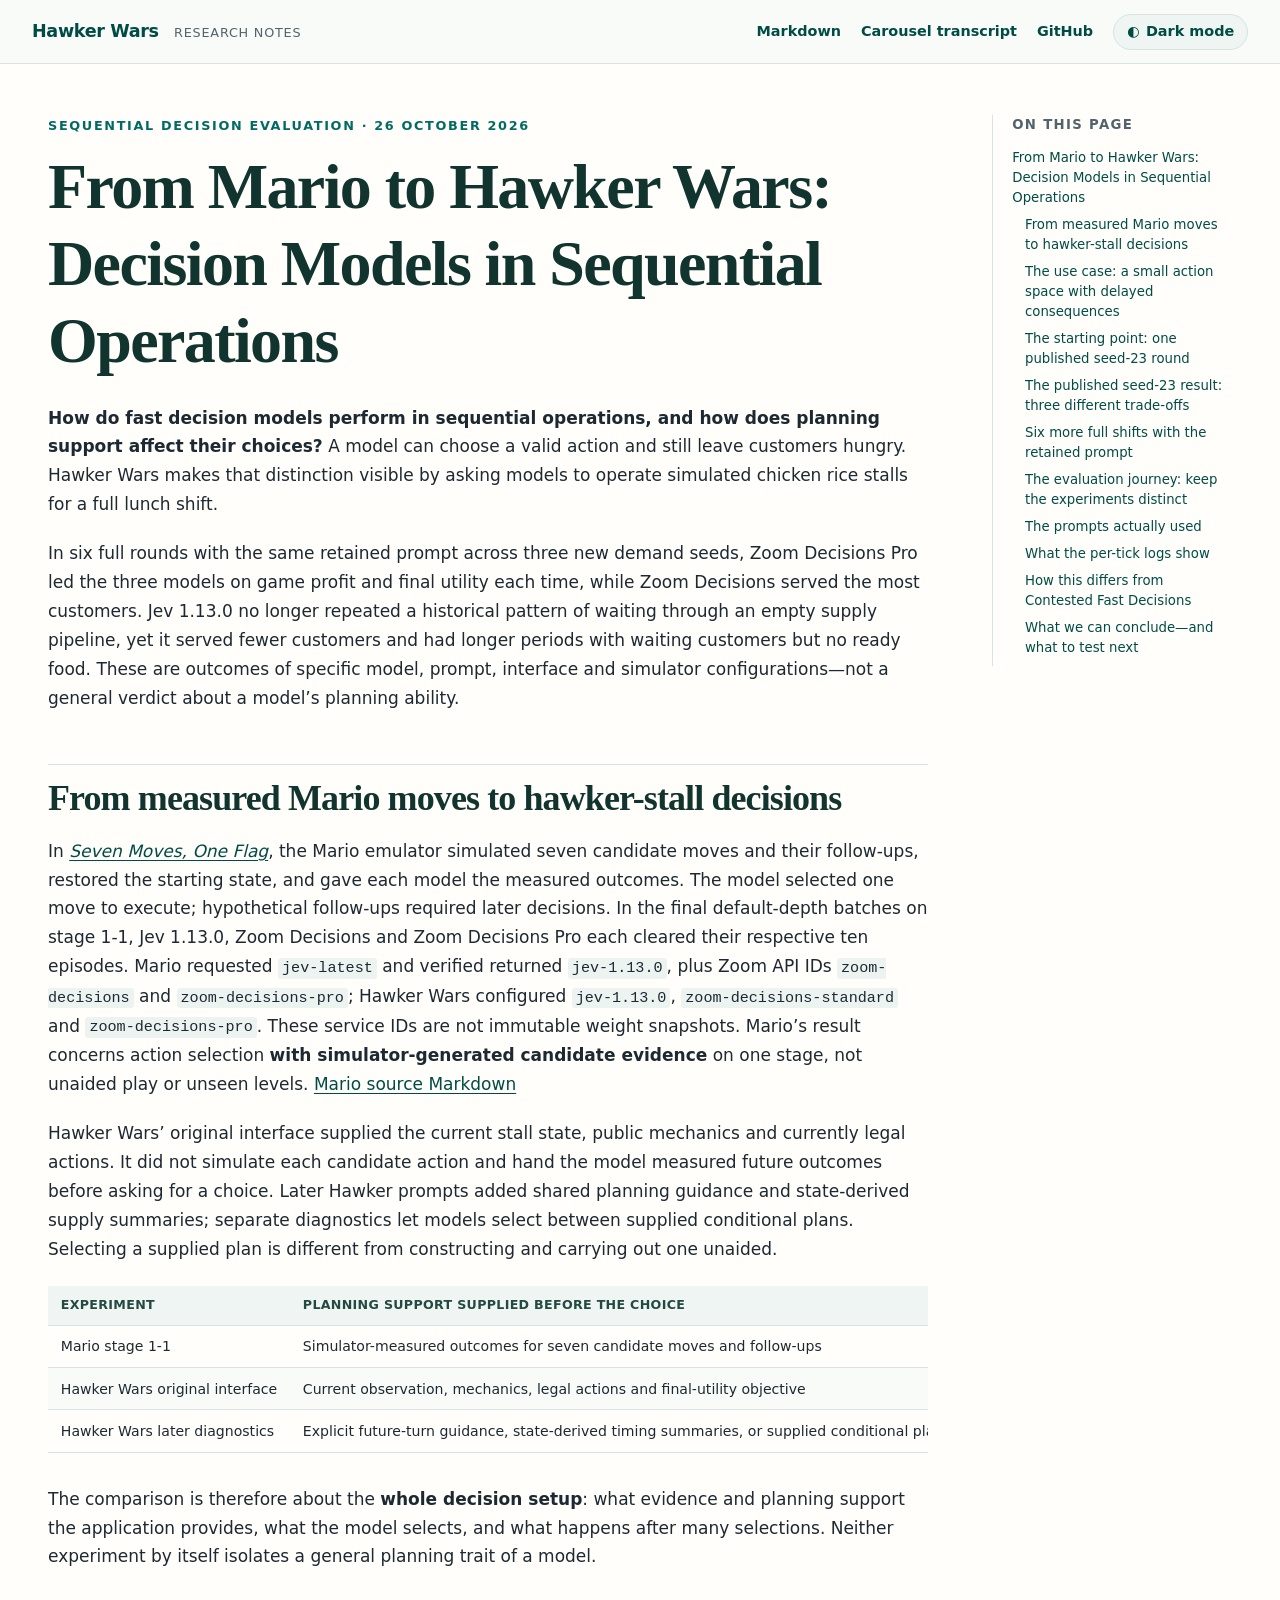
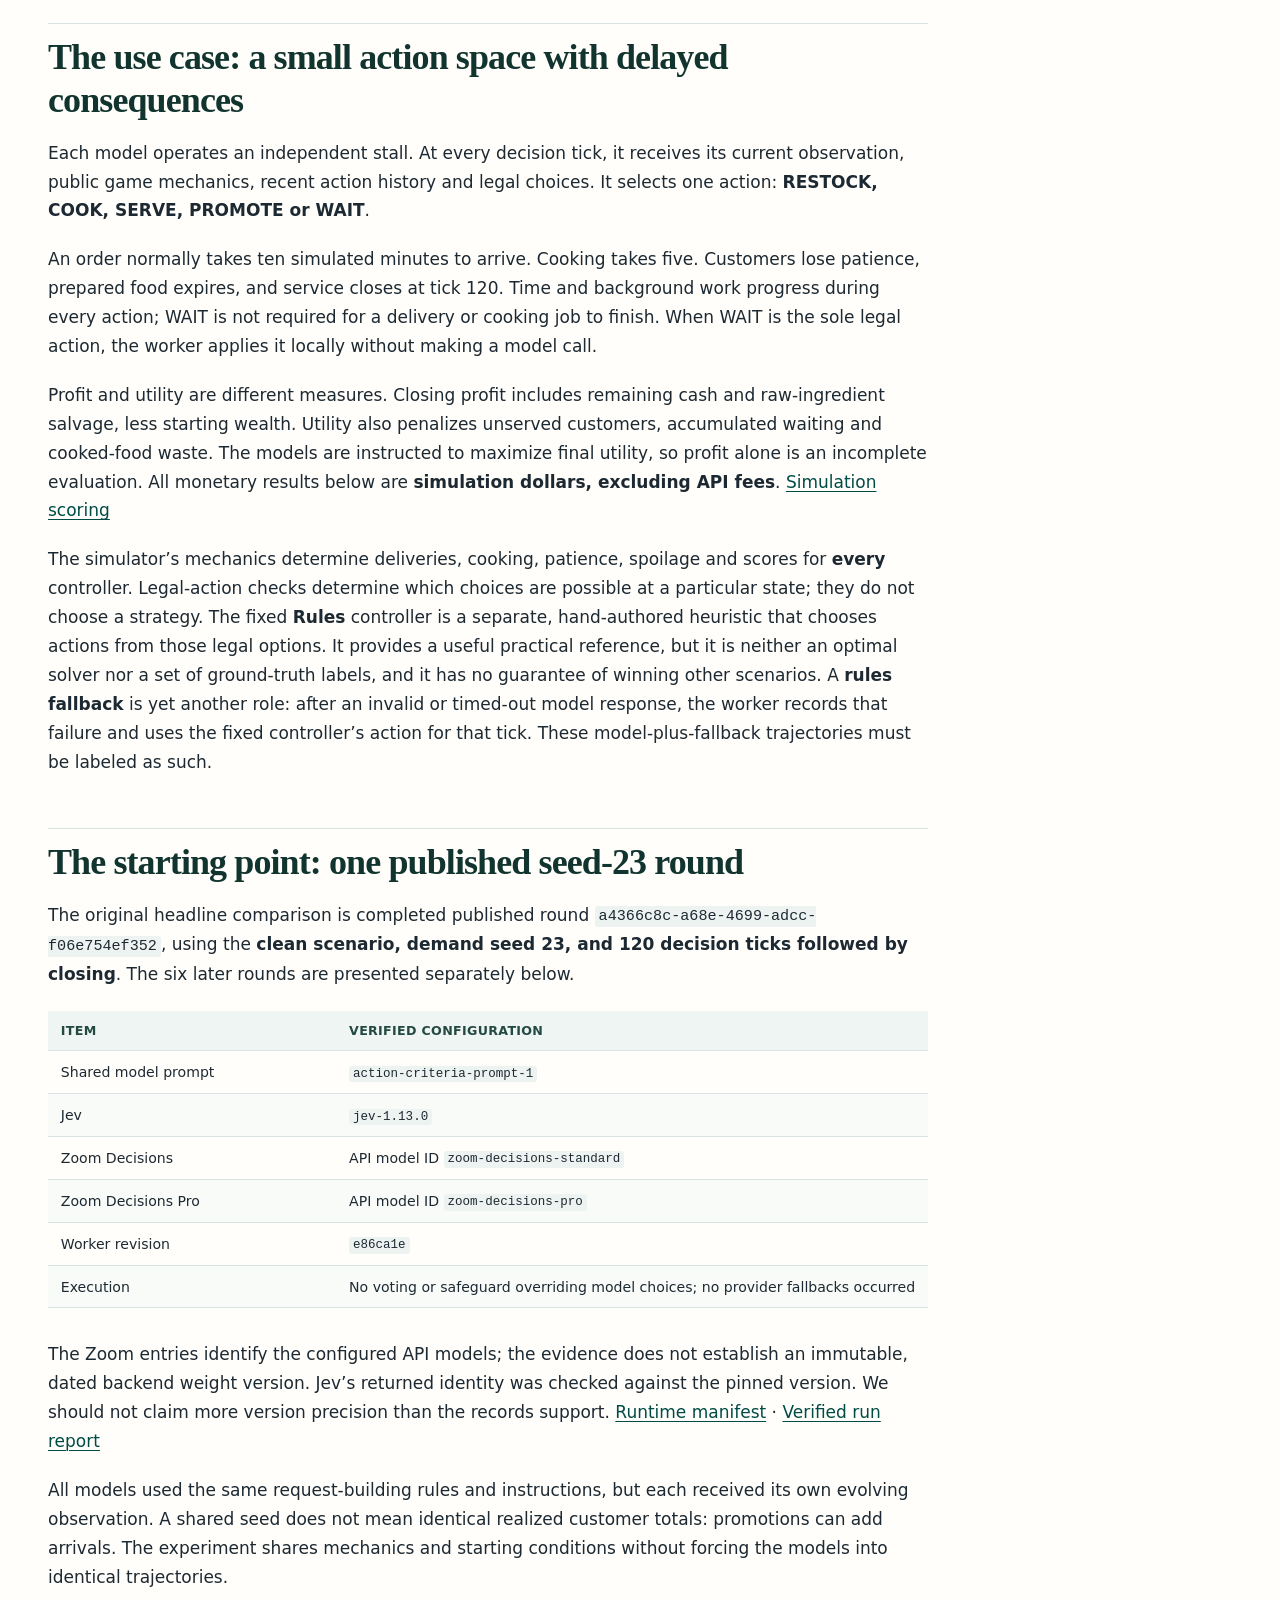
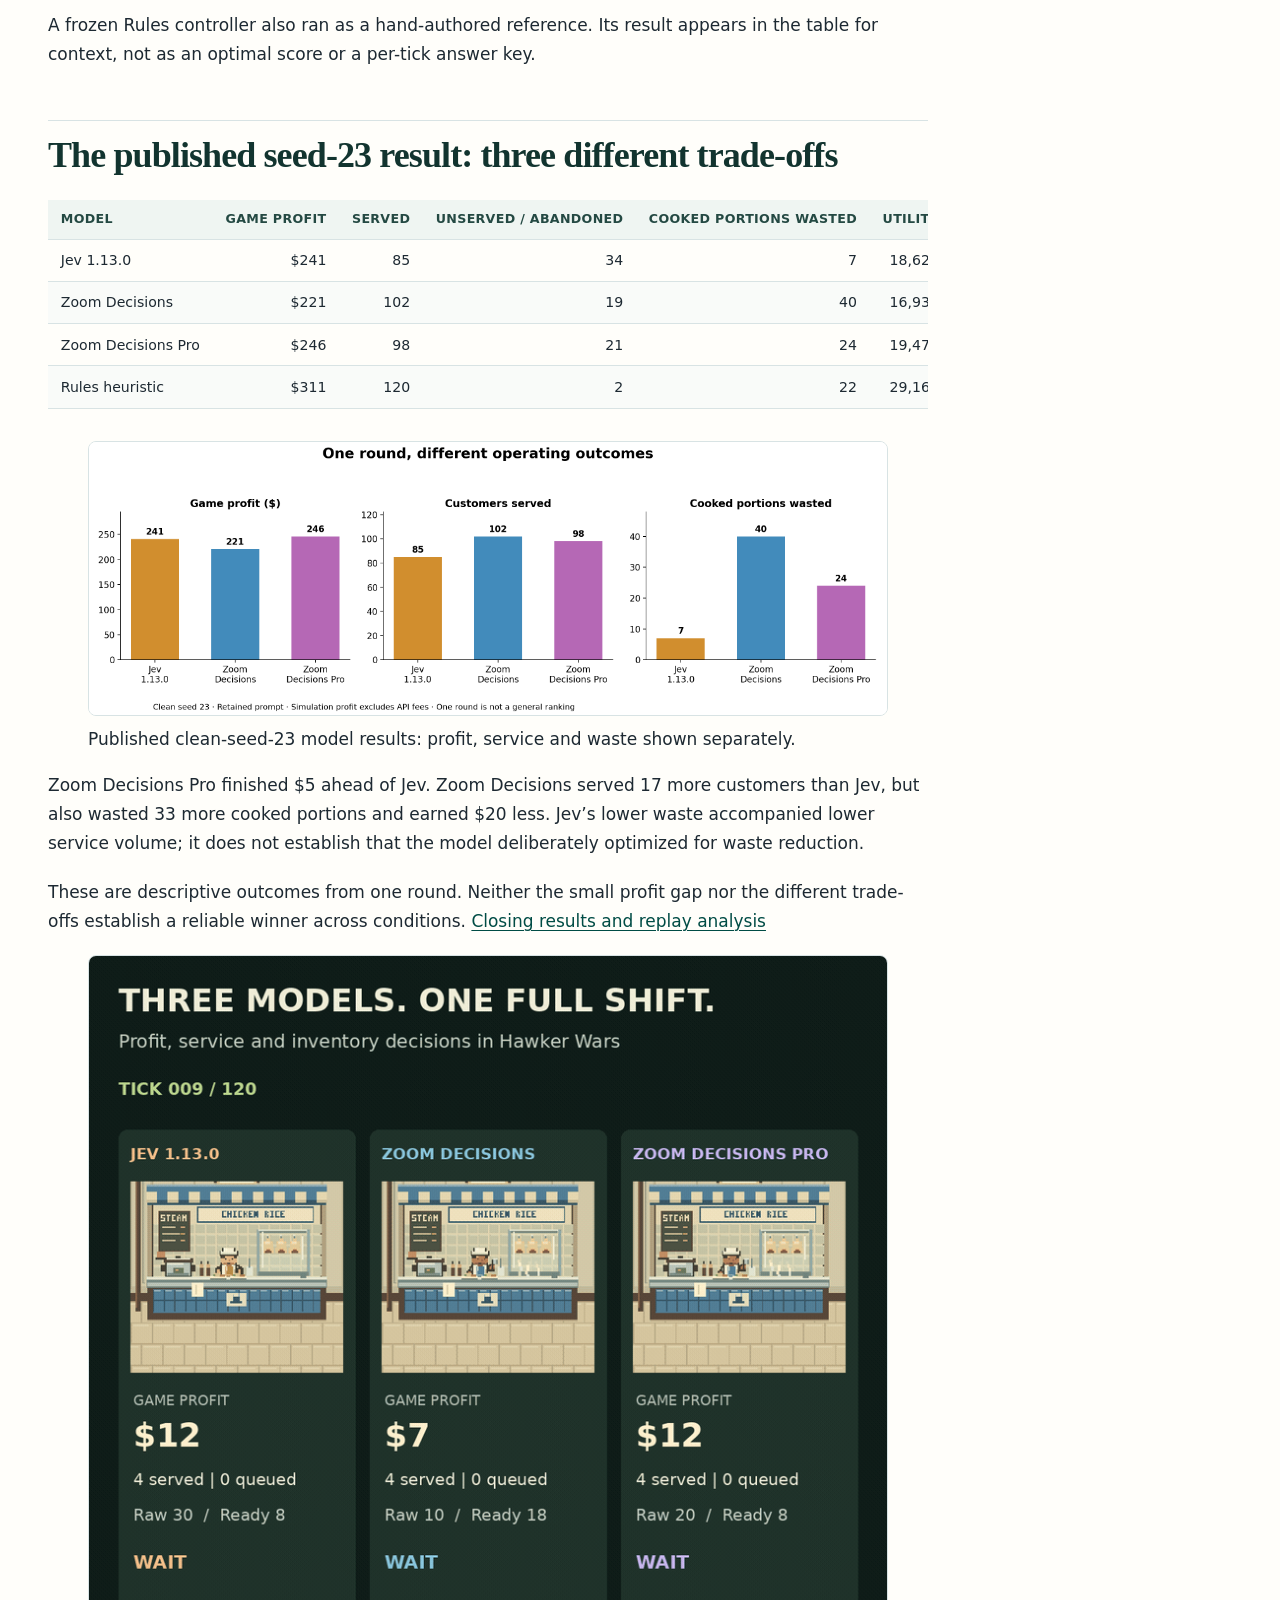
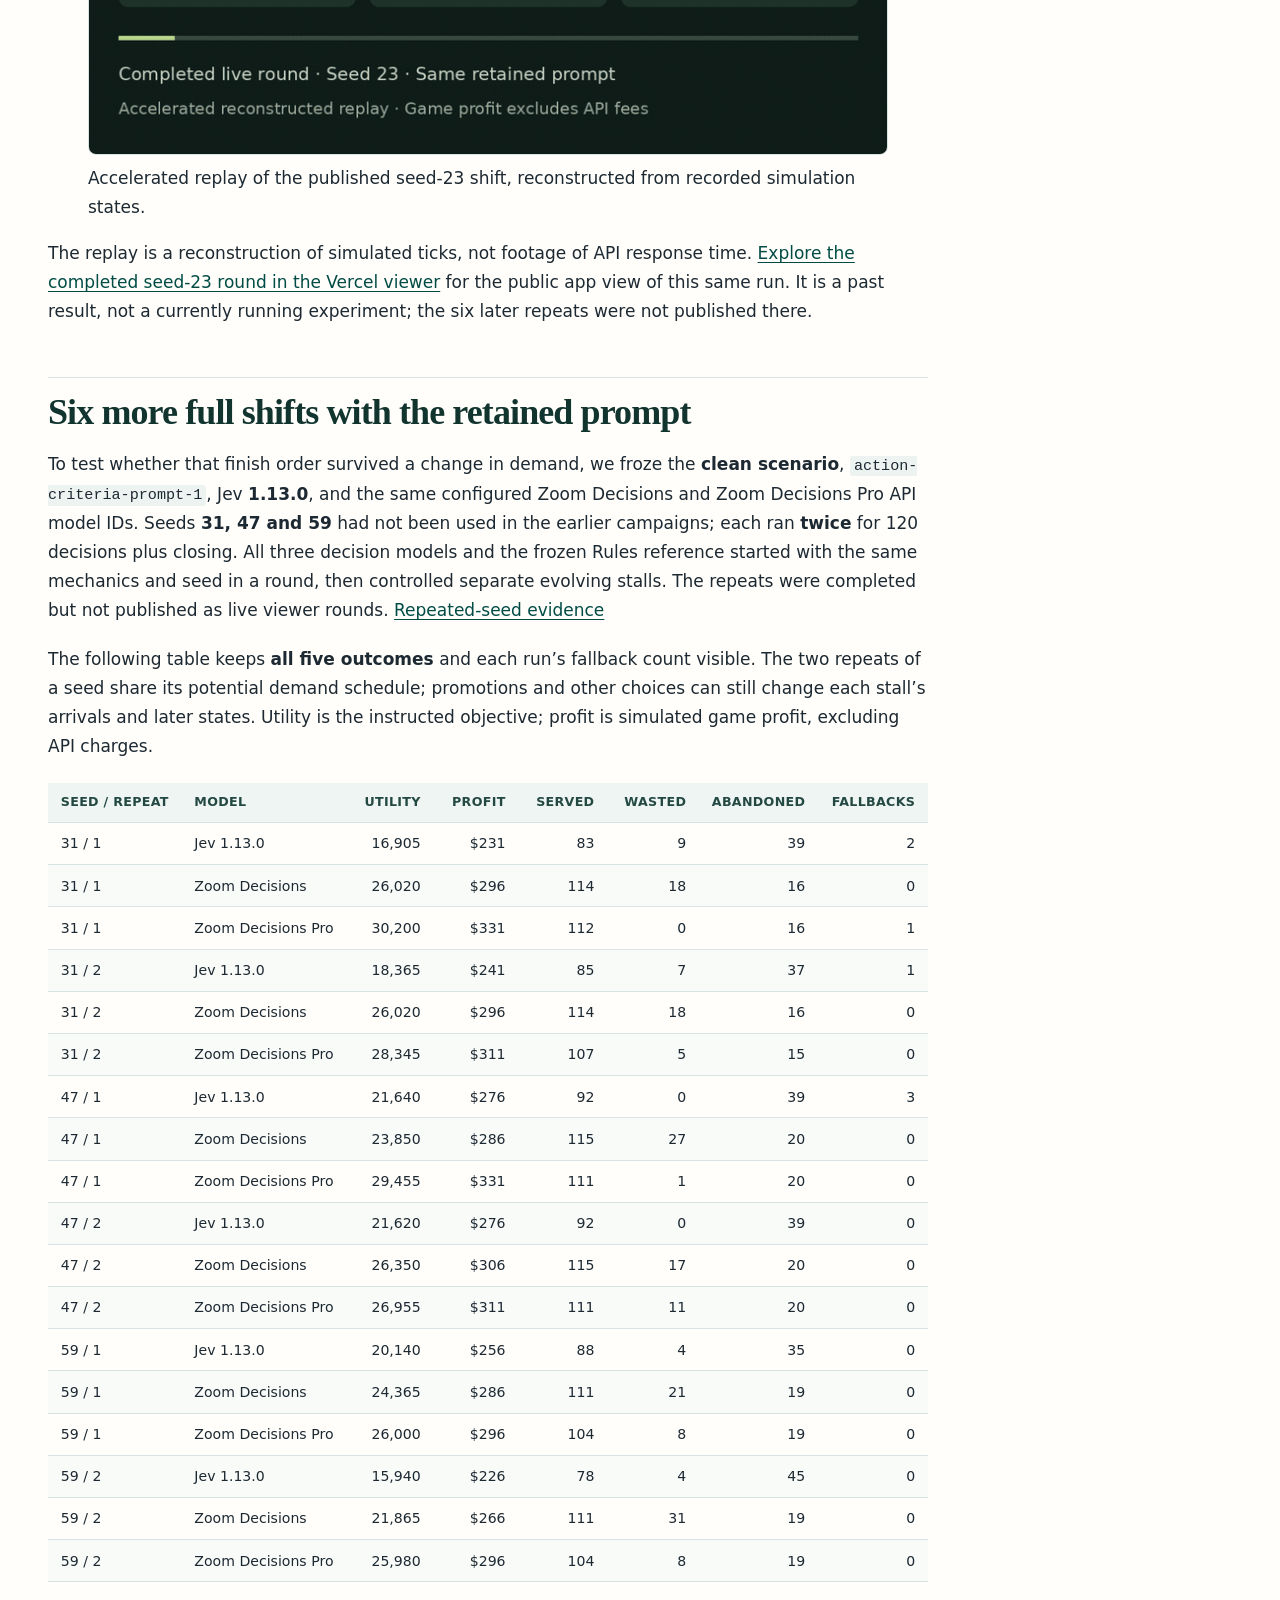
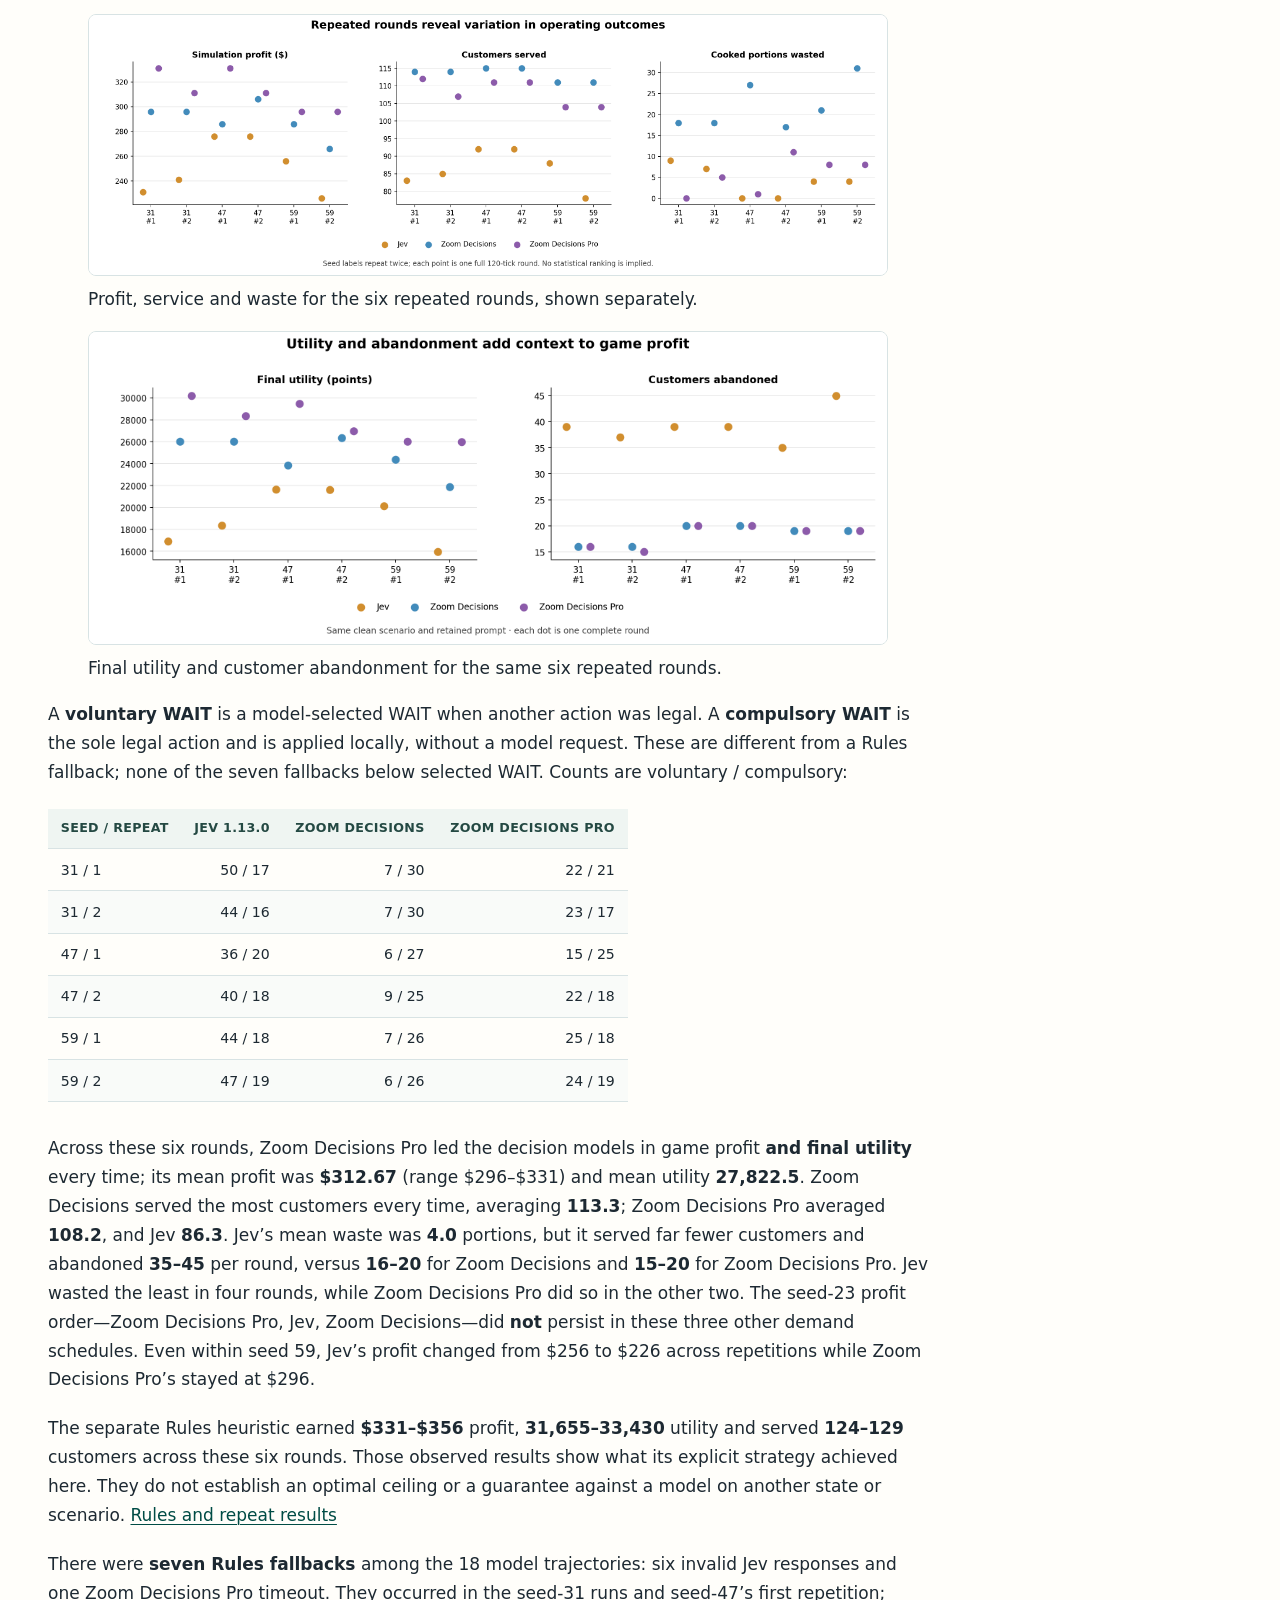
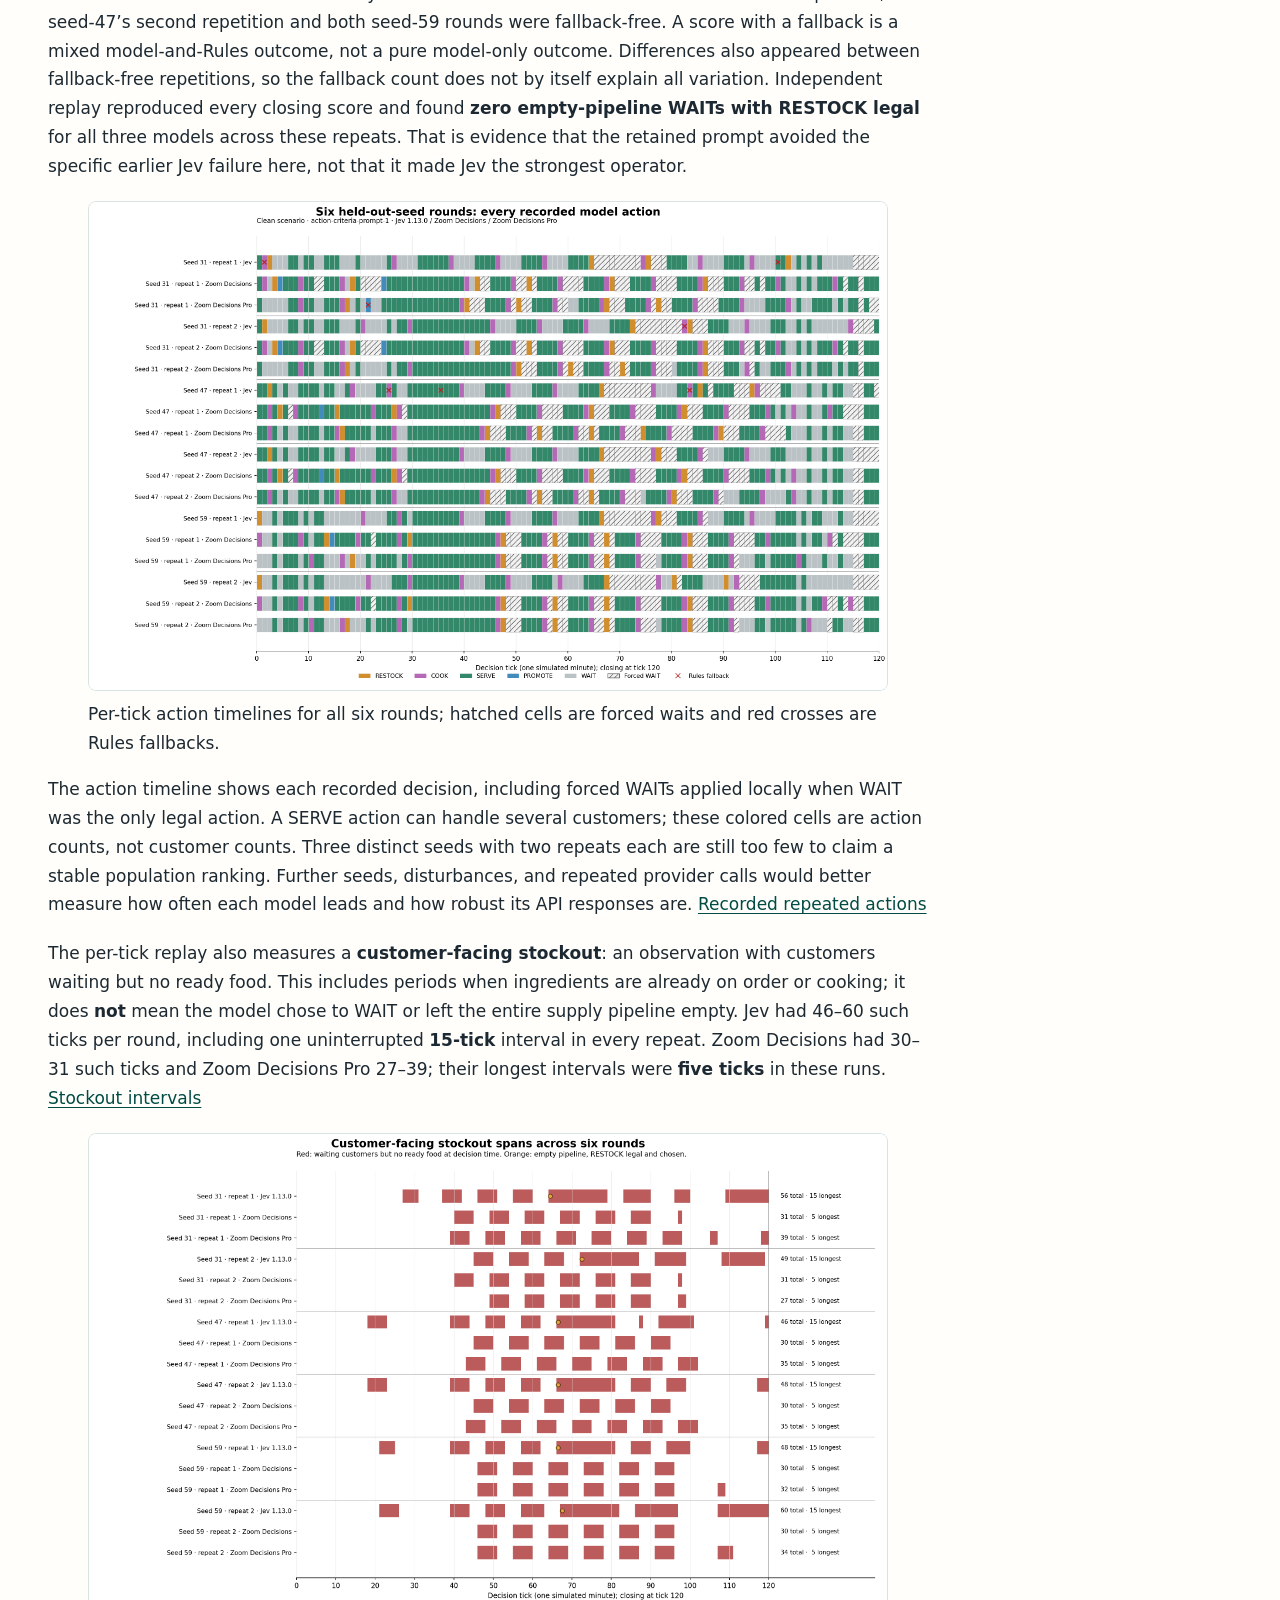
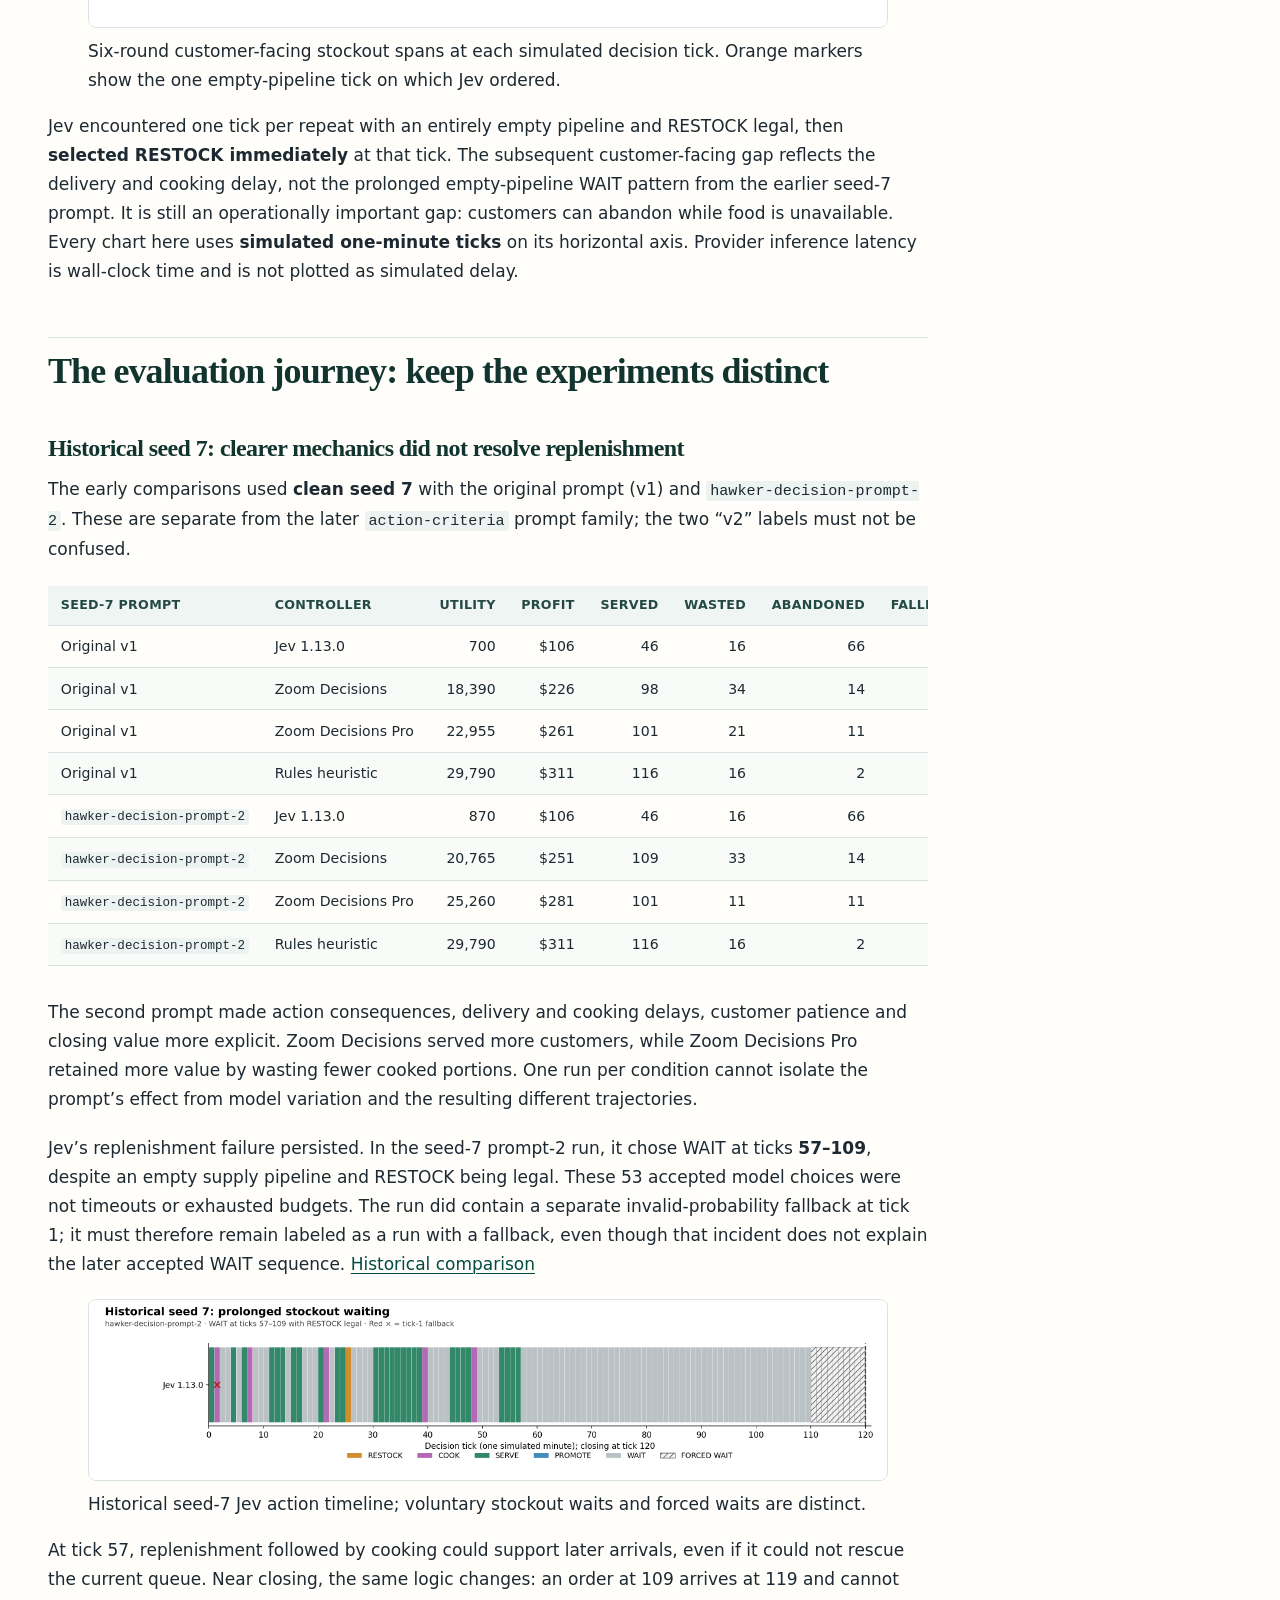
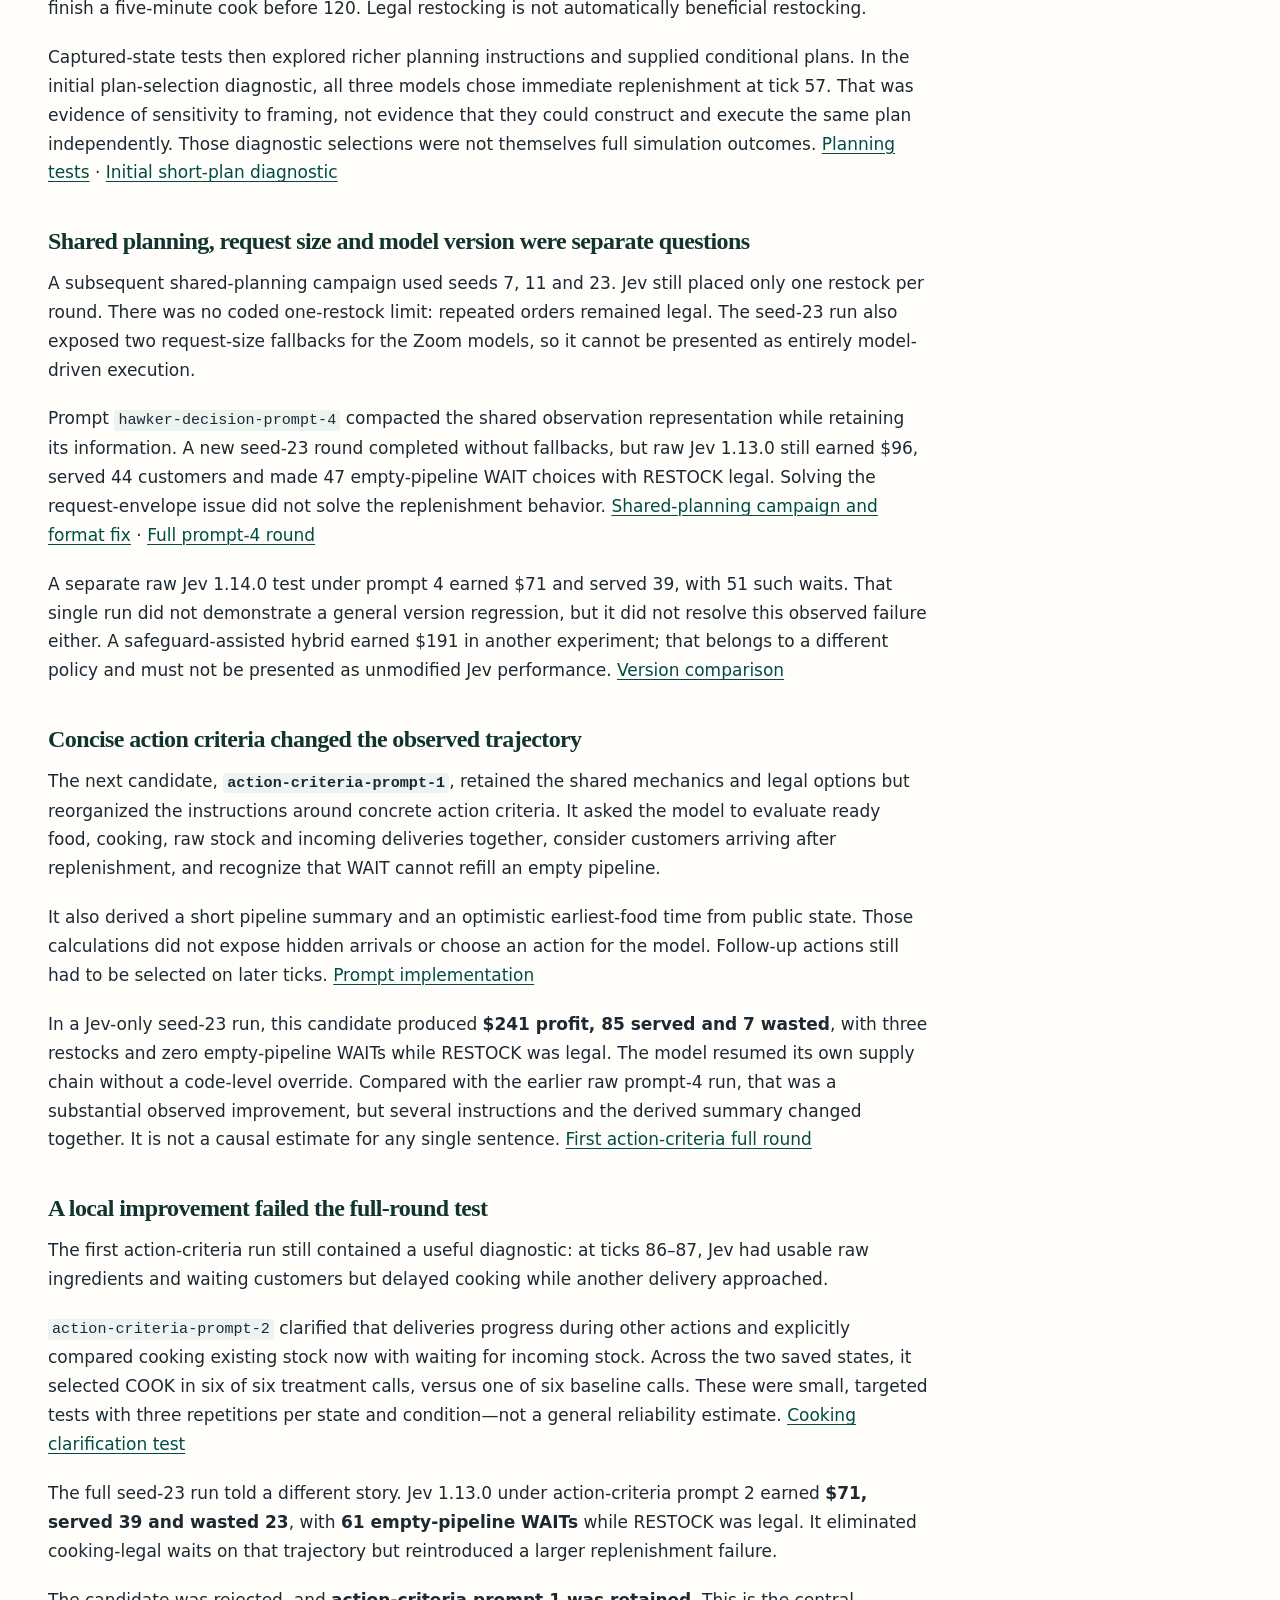
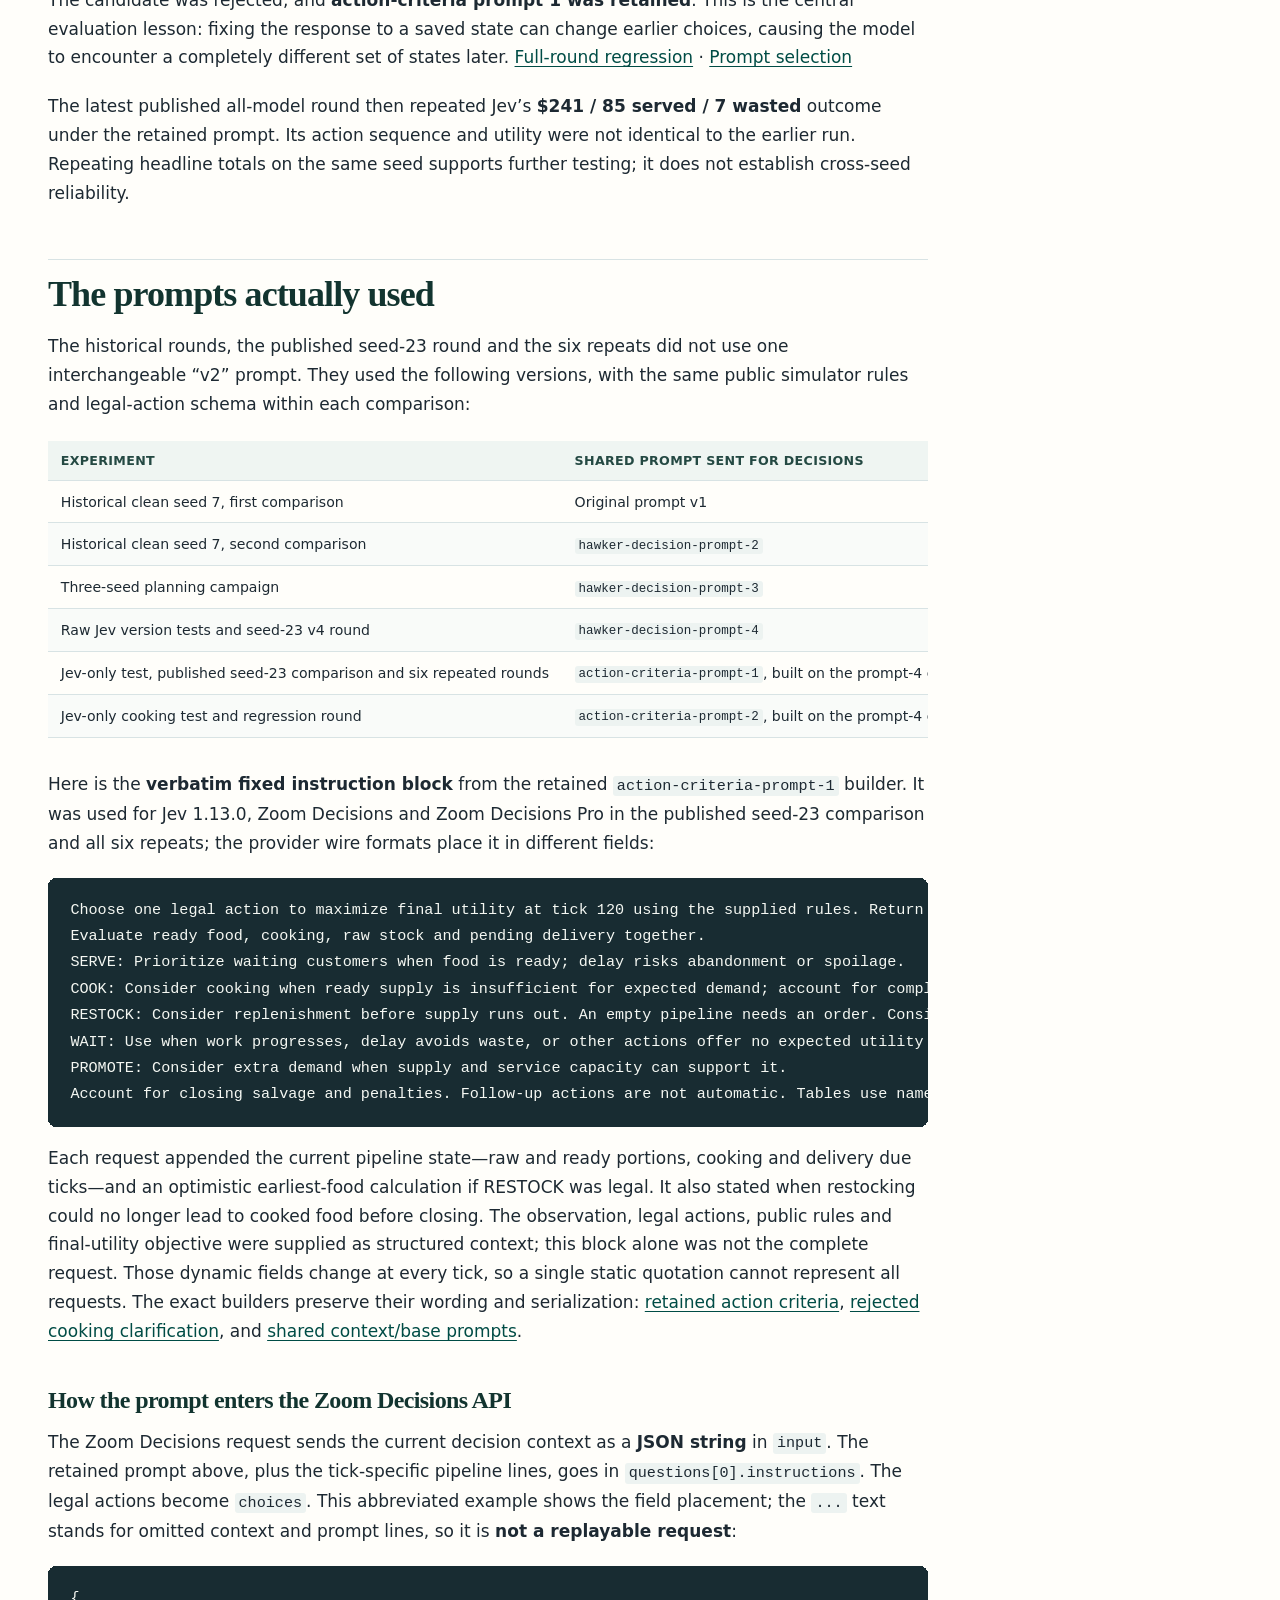
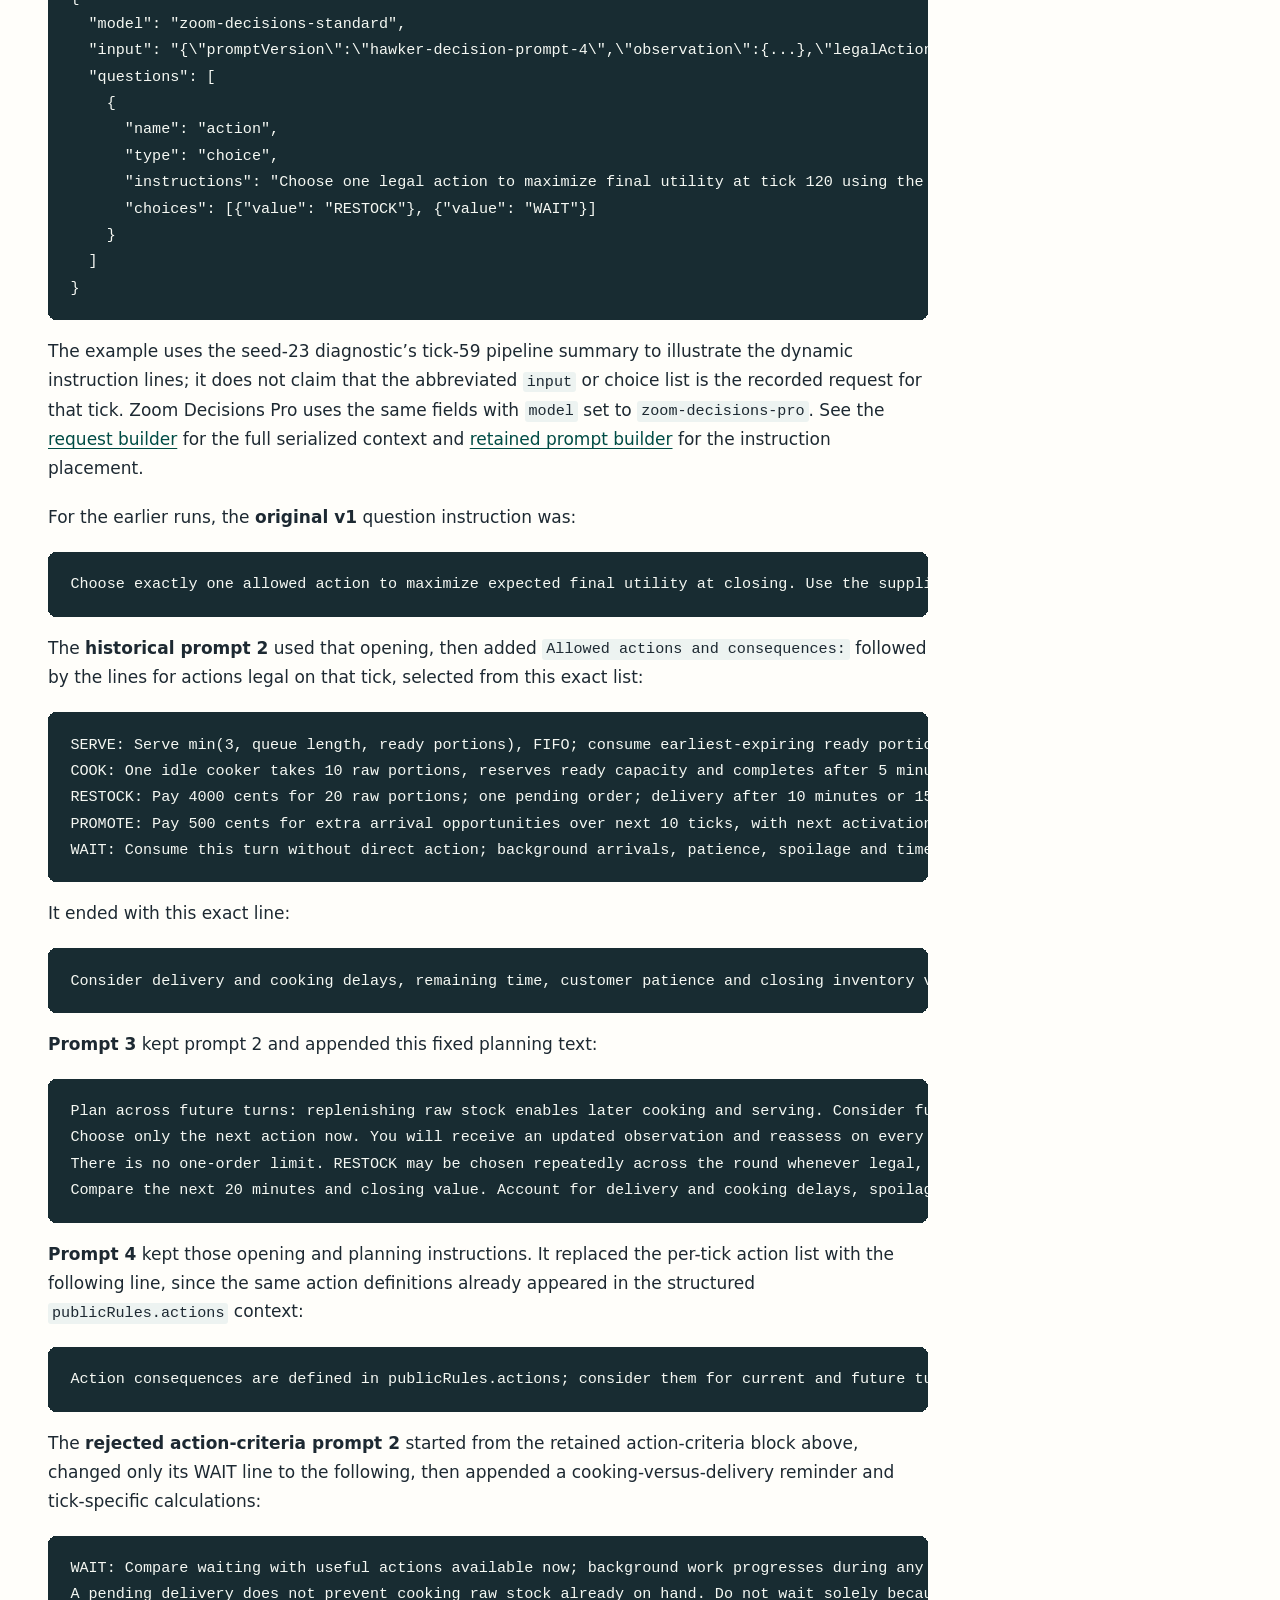
<file: site/index.html>
<!doctype html>
<html lang="en">
<head>
  <meta charset="utf-8">
  <meta name="viewport" content="width=device-width, initial-scale=1">
  <meta name="description" content="How fast decision models perform across full Hawker Wars shifts, and how planning support changes the choices they make.">
  <meta property="og:type" content="article">
  <meta property="og:title" content="From Mario to Hawker Wars: Decision Models in Sequential Operations">
  <meta property="og:description" content="Six repeated shifts, per-tick actions, stockouts, prompt changes, and the limits of comparing sequential operations with static benchmarks.">
  <meta property="og:image" content="https://jenzushsu.github.io/hawker-wars/repeated-seed-results.png">
  <link rel="canonical" href="https://jenzushsu.github.io/hawker-wars/">
  <link rel="icon" href="favicon.svg" type="image/svg+xml">
  <script>
    try {
      const savedTheme = localStorage.getItem("hawker-wars-theme");
      if (savedTheme === "light" || savedTheme === "dark") {
        document.documentElement.dataset.theme = savedTheme;
      }
    } catch {}
  </script>
  <link rel="stylesheet" href="styles.css">
  <script src="theme.js" defer></script>
  <title>From Mario to Hawker Wars: Decision Models in Sequential Operations</title>
</head>
<body>
  <a class="skip-link" href="#article">Skip to article</a>
  <header class="masthead">
    <div class="masthead-inner">
      <a class="brand" href="./">Hawker Wars <span>Research notes</span></a>
      <nav aria-label="Site">
        <a href="article.md">Markdown</a>
        <a href="carousel-transcript.html">Carousel transcript</a>
        <a href="https://github.com/jenzushsu/hawker-wars">GitHub</a>
        <button id="theme-toggle" class="theme-toggle" type="button" aria-pressed="false">Dark mode</button>
      </nav>
    </div>
  </header>
  <div class="page-layout">
    <main id="article" class="article">
      <div class="eyebrow">Sequential decision evaluation · 26 October 2026</div>
      <h1
      id="from-mario-to-hawker-wars-decision-models-in-sequential-operations">From
      Mario to Hawker Wars: Decision Models in Sequential
      Operations</h1>
      <p><strong>How do fast decision models perform in sequential
      operations, and how does planning support affect their
      choices?</strong> A model can choose a valid action and still
      leave customers hungry. Hawker Wars makes that distinction visible
      by asking models to operate simulated chicken rice stalls for a
      full lunch shift.</p>
      <p>In six full rounds with the same retained prompt across three
      new demand seeds, Zoom Decisions Pro led the three models on game
      profit and final utility each time, while Zoom Decisions served
      the most customers. Jev 1.13.0 no longer repeated a historical
      pattern of waiting through an empty supply pipeline, yet it served
      fewer customers and had longer periods with waiting customers but
      no ready food. These are outcomes of specific model, prompt,
      interface and simulator configurations—not a general verdict about
      a model’s planning ability.</p>
      <h2 id="from-measured-mario-moves-to-hawker-stall-decisions">From
      measured Mario moves to hawker-stall decisions</h2>
      <p>In <a
      href="https://medium.com/@jenzushsu/seven-moves-one-flag-putting-zoom-decisions-to-the-mario-test-829dc8d730ec"><em>Seven
      Moves, One Flag</em></a>, the Mario emulator simulated seven
      candidate moves and their follow-ups, restored the starting state,
      and gave each model the measured outcomes. The model selected one
      move to execute; hypothetical follow-ups required later decisions.
      In the final default-depth batches on stage 1-1, Jev 1.13.0, Zoom
      Decisions and Zoom Decisions Pro each cleared their respective ten
      episodes. Mario requested <code>jev-latest</code> and verified
      returned <code>jev-1.13.0</code>, plus Zoom API IDs
      <code>zoom-decisions</code> and <code>zoom-decisions-pro</code>;
      Hawker Wars configured <code>jev-1.13.0</code>,
      <code>zoom-decisions-standard</code> and
      <code>zoom-decisions-pro</code>. These service IDs are not
      immutable weight snapshots. Mario’s result concerns action
      selection <strong>with simulator-generated candidate
      evidence</strong> on one stage, not unaided play or unseen levels.
      <a href="sources/mario-article.md">Mario source Markdown</a></p>
      <p>Hawker Wars’ original interface supplied the current stall
      state, public mechanics and currently legal actions. It did not
      simulate each candidate action and hand the model measured future
      outcomes before asking for a choice. Later Hawker prompts added
      shared planning guidance and state-derived supply summaries;
      separate diagnostics let models select between supplied
      conditional plans. Selecting a supplied plan is different from
      constructing and carrying out one unaided.</p>
      <table>
      <colgroup>
      <col style="width: 33%" />
      <col style="width: 33%" />
      <col style="width: 33%" />
      </colgroup>
      <thead>
      <tr class="header">
      <th>Experiment</th>
      <th>Planning support supplied before the choice</th>
      <th>What the model selected</th>
      </tr>
      </thead>
      <tbody>
      <tr class="odd">
      <td>Mario stage 1-1</td>
      <td>Simulator-measured outcomes for seven candidate moves and
      follow-ups</td>
      <td>One move to execute</td>
      </tr>
      <tr class="even">
      <td>Hawker Wars original interface</td>
      <td>Current observation, mechanics, legal actions and
      final-utility objective</td>
      <td>One stall action</td>
      </tr>
      <tr class="odd">
      <td>Hawker Wars later diagnostics</td>
      <td>Explicit future-turn guidance, state-derived timing summaries,
      or supplied conditional plans in separately labeled tests</td>
      <td>The next action or one supplied plan</td>
      </tr>
      </tbody>
      </table>
      <p>The comparison is therefore about the <strong>whole decision
      setup</strong>: what evidence and planning support the application
      provides, what the model selects, and what happens after many
      selections. Neither experiment by itself isolates a general
      planning trait of a model.</p>
      <h2
      id="the-use-case-a-small-action-space-with-delayed-consequences">The
      use case: a small action space with delayed consequences</h2>
      <p>Each model operates an independent stall. At every decision
      tick, it receives its current observation, public game mechanics,
      recent action history and legal choices. It selects one action:
      <strong>RESTOCK, COOK, SERVE, PROMOTE or WAIT</strong>.</p>
      <p>An order normally takes ten simulated minutes to arrive.
      Cooking takes five. Customers lose patience, prepared food
      expires, and service closes at tick 120. Time and background work
      progress during every action; WAIT is not required for a delivery
      or cooking job to finish. When WAIT is the sole legal action, the
      worker applies it locally without making a model call.</p>
      <p>Profit and utility are different measures. Closing profit
      includes remaining cash and raw-ingredient salvage, less starting
      wealth. Utility also penalizes unserved customers, accumulated
      waiting and cooked-food waste. The models are instructed to
      maximize final utility, so profit alone is an incomplete
      evaluation. All monetary results below are <strong>simulation
      dollars, excluding API fees</strong>. <a
      href="https://github.com/jenzushsu/hawker-wars-archive/blob/34ddc5c71699d5ab757eabeefab080a0dc8071ce/packages/simulation/src/scoring.ts">Simulation
      scoring</a></p>
      <p>The simulator’s mechanics determine deliveries, cooking,
      patience, spoilage and scores for <strong>every</strong>
      controller. Legal-action checks determine which choices are
      possible at a particular state; they do not choose a strategy. The
      fixed <strong>Rules</strong> controller is a separate,
      hand-authored heuristic that chooses actions from those legal
      options. It provides a useful practical reference, but it is
      neither an optimal solver nor a set of ground-truth labels, and it
      has no guarantee of winning other scenarios. A <strong>rules
      fallback</strong> is yet another role: after an invalid or
      timed-out model response, the worker records that failure and uses
      the fixed controller’s action for that tick. These
      model-plus-fallback trajectories must be labeled as such.</p>
      <h2 id="the-starting-point-one-published-seed-23-round">The
      starting point: one published seed-23 round</h2>
      <p>The original headline comparison is completed published round
      <code>a4366c8c-a68e-4699-adcc-f06e754ef352</code>, using the
      <strong>clean scenario, demand seed 23, and 120 decision ticks
      followed by closing</strong>. The six later rounds are presented
      separately below.</p>
      <table>
      <colgroup>
      <col style="width: 50%" />
      <col style="width: 50%" />
      </colgroup>
      <thead>
      <tr class="header">
      <th>Item</th>
      <th>Verified configuration</th>
      </tr>
      </thead>
      <tbody>
      <tr class="odd">
      <td>Shared model prompt</td>
      <td><code>action-criteria-prompt-1</code></td>
      </tr>
      <tr class="even">
      <td>Jev</td>
      <td><code>jev-1.13.0</code></td>
      </tr>
      <tr class="odd">
      <td>Zoom Decisions</td>
      <td>API model ID <code>zoom-decisions-standard</code></td>
      </tr>
      <tr class="even">
      <td>Zoom Decisions Pro</td>
      <td>API model ID <code>zoom-decisions-pro</code></td>
      </tr>
      <tr class="odd">
      <td>Worker revision</td>
      <td><code>e86ca1e</code></td>
      </tr>
      <tr class="even">
      <td>Execution</td>
      <td>No voting or safeguard overriding model choices; no provider
      fallbacks occurred</td>
      </tr>
      </tbody>
      </table>
      <p>The Zoom entries identify the configured API models; the
      evidence does not establish an immutable, dated backend weight
      version. Jev’s returned identity was checked against the pinned
      version. We should not claim more version precision than the
      records support. <a
      href="https://github.com/jenzushsu/hawker-wars-archive/blob/34ddc5c71699d5ab757eabeefab080a0dc8071ce/manifests/provider-runtime-live-retained.json">Runtime
      manifest</a> · <a
      href="https://github.com/jenzushsu/hawker-wars-archive/blob/34ddc5c71699d5ab757eabeefab080a0dc8071ce/docs/deployment/live-retained-results.md">Verified
      run report</a></p>
      <p>All models used the same request-building rules and
      instructions, but each received its own evolving observation. A
      shared seed does not mean identical realized customer totals:
      promotions can add arrivals. The experiment shares mechanics and
      starting conditions without forcing the models into identical
      trajectories.</p>
      <p>A frozen Rules controller also ran as a hand-authored
      reference. Its result appears in the table for context, not as an
      optimal score or a per-tick answer key.</p>
      <h2
      id="the-published-seed-23-result-three-different-trade-offs">The
      published seed-23 result: three different trade-offs</h2>
      <table>
      <colgroup>
      <col style="width: 13%" />
      <col style="width: 17%" />
      <col style="width: 17%" />
      <col style="width: 17%" />
      <col style="width: 17%" />
      <col style="width: 17%" />
      </colgroup>
      <thead>
      <tr class="header">
      <th>Model</th>
      <th style="text-align: right;">Game profit</th>
      <th style="text-align: right;">Served</th>
      <th style="text-align: right;">Unserved / abandoned</th>
      <th style="text-align: right;">Cooked portions wasted</th>
      <th style="text-align: right;">Utility</th>
      </tr>
      </thead>
      <tbody>
      <tr class="odd">
      <td>Jev 1.13.0</td>
      <td style="text-align: right;">$241</td>
      <td style="text-align: right;">85</td>
      <td style="text-align: right;">34</td>
      <td style="text-align: right;">7</td>
      <td style="text-align: right;">18,625</td>
      </tr>
      <tr class="even">
      <td>Zoom Decisions</td>
      <td style="text-align: right;">$221</td>
      <td style="text-align: right;">102</td>
      <td style="text-align: right;">19</td>
      <td style="text-align: right;">40</td>
      <td style="text-align: right;">16,935</td>
      </tr>
      <tr class="odd">
      <td>Zoom Decisions Pro</td>
      <td style="text-align: right;">$246</td>
      <td style="text-align: right;">98</td>
      <td style="text-align: right;">21</td>
      <td style="text-align: right;">24</td>
      <td style="text-align: right;">19,475</td>
      </tr>
      <tr class="even">
      <td>Rules heuristic</td>
      <td style="text-align: right;">$311</td>
      <td style="text-align: right;">120</td>
      <td style="text-align: right;">2</td>
      <td style="text-align: right;">22</td>
      <td style="text-align: right;">29,165</td>
      </tr>
      </tbody>
      </table>
      <figure>
      <img src="latest-results.png"
      alt="Published clean-seed-23 model results: profit, service and waste shown separately." />
      <figcaption aria-hidden="true">Published clean-seed-23 model
      results: profit, service and waste shown separately.</figcaption>
      </figure>
      <p>Zoom Decisions Pro finished $5 ahead of Jev. Zoom Decisions
      served 17 more customers than Jev, but also wasted 33 more cooked
      portions and earned $20 less. Jev’s lower waste accompanied lower
      service volume; it does not establish that the model deliberately
      optimized for waste reduction.</p>
      <p>These are descriptive outcomes from one round. Neither the
      small profit gap nor the different trade-offs establish a reliable
      winner across conditions. <a
      href="https://github.com/jenzushsu/hawker-wars-archive/blob/34ddc5c71699d5ab757eabeefab080a0dc8071ce/docs/deployment/live-retained-results.md">Closing
      results and replay analysis</a></p>
      <figure>
      <img src="replay/hawker-wars-replay.gif"
      alt="Accelerated replay of the published seed-23 shift, reconstructed from recorded simulation states." />
      <figcaption aria-hidden="true">Accelerated replay of the published
      seed-23 shift, reconstructed from recorded simulation
      states.</figcaption>
      </figure>
      <p>The replay is a reconstruction of simulated ticks, not footage
      of API response time. <a
      href="https://hawker-wars-staging.vercel.app/live/a4366c8c-a68e-4699-adcc-f06e754ef352">Explore
      the completed seed-23 round in the Vercel viewer</a> for the
      public app view of this same run. It is a past result, not a
      currently running experiment; the six later repeats were not
      published there.</p>
      <h2 id="six-more-full-shifts-with-the-retained-prompt">Six more
      full shifts with the retained prompt</h2>
      <p>To test whether that finish order survived a change in demand,
      we froze the <strong>clean scenario</strong>,
      <code>action-criteria-prompt-1</code>, Jev
      <strong>1.13.0</strong>, and the same configured Zoom Decisions
      and Zoom Decisions Pro API model IDs. Seeds <strong>31, 47 and
      59</strong> had not been used in the earlier campaigns; each ran
      <strong>twice</strong> for 120 decisions plus closing. All three
      decision models and the frozen Rules reference started with the
      same mechanics and seed in a round, then controlled separate
      evolving stalls. The repeats were completed but not published as
      live viewer rounds. <a
      href="https://github.com/jenzushsu/hawker-wars-archive/blob/22cbc8fd6f31ef767b4b1b348cbfe52d281ac580/docs/deployment/repeated-seed-evaluation.md">Repeated-seed
      evidence</a></p>
      <p>The following table keeps <strong>all five outcomes</strong>
      and each run’s fallback count visible. The two repeats of a seed
      share its potential demand schedule; promotions and other choices
      can still change each stall’s arrivals and later states. Utility
      is the instructed objective; profit is simulated game profit,
      excluding API charges.</p>
      <table style="width:100%;">
      <colgroup>
      <col style="width: 10%" />
      <col style="width: 10%" />
      <col style="width: 13%" />
      <col style="width: 13%" />
      <col style="width: 13%" />
      <col style="width: 13%" />
      <col style="width: 13%" />
      <col style="width: 13%" />
      </colgroup>
      <thead>
      <tr class="header">
      <th>Seed / repeat</th>
      <th>Model</th>
      <th style="text-align: right;">Utility</th>
      <th style="text-align: right;">Profit</th>
      <th style="text-align: right;">Served</th>
      <th style="text-align: right;">Wasted</th>
      <th style="text-align: right;">Abandoned</th>
      <th style="text-align: right;">Fallbacks</th>
      </tr>
      </thead>
      <tbody>
      <tr class="odd">
      <td>31 / 1</td>
      <td>Jev 1.13.0</td>
      <td style="text-align: right;">16,905</td>
      <td style="text-align: right;">$231</td>
      <td style="text-align: right;">83</td>
      <td style="text-align: right;">9</td>
      <td style="text-align: right;">39</td>
      <td style="text-align: right;">2</td>
      </tr>
      <tr class="even">
      <td>31 / 1</td>
      <td>Zoom Decisions</td>
      <td style="text-align: right;">26,020</td>
      <td style="text-align: right;">$296</td>
      <td style="text-align: right;">114</td>
      <td style="text-align: right;">18</td>
      <td style="text-align: right;">16</td>
      <td style="text-align: right;">0</td>
      </tr>
      <tr class="odd">
      <td>31 / 1</td>
      <td>Zoom Decisions Pro</td>
      <td style="text-align: right;">30,200</td>
      <td style="text-align: right;">$331</td>
      <td style="text-align: right;">112</td>
      <td style="text-align: right;">0</td>
      <td style="text-align: right;">16</td>
      <td style="text-align: right;">1</td>
      </tr>
      <tr class="even">
      <td>31 / 2</td>
      <td>Jev 1.13.0</td>
      <td style="text-align: right;">18,365</td>
      <td style="text-align: right;">$241</td>
      <td style="text-align: right;">85</td>
      <td style="text-align: right;">7</td>
      <td style="text-align: right;">37</td>
      <td style="text-align: right;">1</td>
      </tr>
      <tr class="odd">
      <td>31 / 2</td>
      <td>Zoom Decisions</td>
      <td style="text-align: right;">26,020</td>
      <td style="text-align: right;">$296</td>
      <td style="text-align: right;">114</td>
      <td style="text-align: right;">18</td>
      <td style="text-align: right;">16</td>
      <td style="text-align: right;">0</td>
      </tr>
      <tr class="even">
      <td>31 / 2</td>
      <td>Zoom Decisions Pro</td>
      <td style="text-align: right;">28,345</td>
      <td style="text-align: right;">$311</td>
      <td style="text-align: right;">107</td>
      <td style="text-align: right;">5</td>
      <td style="text-align: right;">15</td>
      <td style="text-align: right;">0</td>
      </tr>
      <tr class="odd">
      <td>47 / 1</td>
      <td>Jev 1.13.0</td>
      <td style="text-align: right;">21,640</td>
      <td style="text-align: right;">$276</td>
      <td style="text-align: right;">92</td>
      <td style="text-align: right;">0</td>
      <td style="text-align: right;">39</td>
      <td style="text-align: right;">3</td>
      </tr>
      <tr class="even">
      <td>47 / 1</td>
      <td>Zoom Decisions</td>
      <td style="text-align: right;">23,850</td>
      <td style="text-align: right;">$286</td>
      <td style="text-align: right;">115</td>
      <td style="text-align: right;">27</td>
      <td style="text-align: right;">20</td>
      <td style="text-align: right;">0</td>
      </tr>
      <tr class="odd">
      <td>47 / 1</td>
      <td>Zoom Decisions Pro</td>
      <td style="text-align: right;">29,455</td>
      <td style="text-align: right;">$331</td>
      <td style="text-align: right;">111</td>
      <td style="text-align: right;">1</td>
      <td style="text-align: right;">20</td>
      <td style="text-align: right;">0</td>
      </tr>
      <tr class="even">
      <td>47 / 2</td>
      <td>Jev 1.13.0</td>
      <td style="text-align: right;">21,620</td>
      <td style="text-align: right;">$276</td>
      <td style="text-align: right;">92</td>
      <td style="text-align: right;">0</td>
      <td style="text-align: right;">39</td>
      <td style="text-align: right;">0</td>
      </tr>
      <tr class="odd">
      <td>47 / 2</td>
      <td>Zoom Decisions</td>
      <td style="text-align: right;">26,350</td>
      <td style="text-align: right;">$306</td>
      <td style="text-align: right;">115</td>
      <td style="text-align: right;">17</td>
      <td style="text-align: right;">20</td>
      <td style="text-align: right;">0</td>
      </tr>
      <tr class="even">
      <td>47 / 2</td>
      <td>Zoom Decisions Pro</td>
      <td style="text-align: right;">26,955</td>
      <td style="text-align: right;">$311</td>
      <td style="text-align: right;">111</td>
      <td style="text-align: right;">11</td>
      <td style="text-align: right;">20</td>
      <td style="text-align: right;">0</td>
      </tr>
      <tr class="odd">
      <td>59 / 1</td>
      <td>Jev 1.13.0</td>
      <td style="text-align: right;">20,140</td>
      <td style="text-align: right;">$256</td>
      <td style="text-align: right;">88</td>
      <td style="text-align: right;">4</td>
      <td style="text-align: right;">35</td>
      <td style="text-align: right;">0</td>
      </tr>
      <tr class="even">
      <td>59 / 1</td>
      <td>Zoom Decisions</td>
      <td style="text-align: right;">24,365</td>
      <td style="text-align: right;">$286</td>
      <td style="text-align: right;">111</td>
      <td style="text-align: right;">21</td>
      <td style="text-align: right;">19</td>
      <td style="text-align: right;">0</td>
      </tr>
      <tr class="odd">
      <td>59 / 1</td>
      <td>Zoom Decisions Pro</td>
      <td style="text-align: right;">26,000</td>
      <td style="text-align: right;">$296</td>
      <td style="text-align: right;">104</td>
      <td style="text-align: right;">8</td>
      <td style="text-align: right;">19</td>
      <td style="text-align: right;">0</td>
      </tr>
      <tr class="even">
      <td>59 / 2</td>
      <td>Jev 1.13.0</td>
      <td style="text-align: right;">15,940</td>
      <td style="text-align: right;">$226</td>
      <td style="text-align: right;">78</td>
      <td style="text-align: right;">4</td>
      <td style="text-align: right;">45</td>
      <td style="text-align: right;">0</td>
      </tr>
      <tr class="odd">
      <td>59 / 2</td>
      <td>Zoom Decisions</td>
      <td style="text-align: right;">21,865</td>
      <td style="text-align: right;">$266</td>
      <td style="text-align: right;">111</td>
      <td style="text-align: right;">31</td>
      <td style="text-align: right;">19</td>
      <td style="text-align: right;">0</td>
      </tr>
      <tr class="even">
      <td>59 / 2</td>
      <td>Zoom Decisions Pro</td>
      <td style="text-align: right;">25,980</td>
      <td style="text-align: right;">$296</td>
      <td style="text-align: right;">104</td>
      <td style="text-align: right;">8</td>
      <td style="text-align: right;">19</td>
      <td style="text-align: right;">0</td>
      </tr>
      </tbody>
      </table>
      <figure>
      <img src="repeated-seed-results.png"
      alt="Profit, service and waste for the six repeated rounds, shown separately." />
      <figcaption aria-hidden="true">Profit, service and waste for the
      six repeated rounds, shown separately.</figcaption>
      </figure>
      <figure>
      <img src="repeated-seed-utility-abandonment.png"
      alt="Final utility and customer abandonment for the same six repeated rounds." />
      <figcaption aria-hidden="true">Final utility and customer
      abandonment for the same six repeated rounds.</figcaption>
      </figure>
      <p>A <strong>voluntary WAIT</strong> is a model-selected WAIT when
      another action was legal. A <strong>compulsory WAIT</strong> is
      the sole legal action and is applied locally, without a model
      request. These are different from a Rules fallback; none of the
      seven fallbacks below selected WAIT. Counts are voluntary /
      compulsory:</p>
      <table>
      <thead>
      <tr class="header">
      <th>Seed / repeat</th>
      <th style="text-align: right;">Jev 1.13.0</th>
      <th style="text-align: right;">Zoom Decisions</th>
      <th style="text-align: right;">Zoom Decisions Pro</th>
      </tr>
      </thead>
      <tbody>
      <tr class="odd">
      <td>31 / 1</td>
      <td style="text-align: right;">50 / 17</td>
      <td style="text-align: right;">7 / 30</td>
      <td style="text-align: right;">22 / 21</td>
      </tr>
      <tr class="even">
      <td>31 / 2</td>
      <td style="text-align: right;">44 / 16</td>
      <td style="text-align: right;">7 / 30</td>
      <td style="text-align: right;">23 / 17</td>
      </tr>
      <tr class="odd">
      <td>47 / 1</td>
      <td style="text-align: right;">36 / 20</td>
      <td style="text-align: right;">6 / 27</td>
      <td style="text-align: right;">15 / 25</td>
      </tr>
      <tr class="even">
      <td>47 / 2</td>
      <td style="text-align: right;">40 / 18</td>
      <td style="text-align: right;">9 / 25</td>
      <td style="text-align: right;">22 / 18</td>
      </tr>
      <tr class="odd">
      <td>59 / 1</td>
      <td style="text-align: right;">44 / 18</td>
      <td style="text-align: right;">7 / 26</td>
      <td style="text-align: right;">25 / 18</td>
      </tr>
      <tr class="even">
      <td>59 / 2</td>
      <td style="text-align: right;">47 / 19</td>
      <td style="text-align: right;">6 / 26</td>
      <td style="text-align: right;">24 / 19</td>
      </tr>
      </tbody>
      </table>
      <p>Across these six rounds, Zoom Decisions Pro led the decision
      models in game profit <strong>and final utility</strong> every
      time; its mean profit was <strong>$312.67</strong> (range
      $296–$331) and mean utility <strong>27,822.5</strong>. Zoom
      Decisions served the most customers every time, averaging
      <strong>113.3</strong>; Zoom Decisions Pro averaged
      <strong>108.2</strong>, and Jev <strong>86.3</strong>. Jev’s mean
      waste was <strong>4.0</strong> portions, but it served far fewer
      customers and abandoned <strong>35–45</strong> per round, versus
      <strong>16–20</strong> for Zoom Decisions and
      <strong>15–20</strong> for Zoom Decisions Pro. Jev wasted the
      least in four rounds, while Zoom Decisions Pro did so in the other
      two. The seed-23 profit order—Zoom Decisions Pro, Jev, Zoom
      Decisions—did <strong>not</strong> persist in these three other
      demand schedules. Even within seed 59, Jev’s profit changed from
      $256 to $226 across repetitions while Zoom Decisions Pro’s stayed
      at $296.</p>
      <p>The separate Rules heuristic earned <strong>$331–$356</strong>
      profit, <strong>31,655–33,430</strong> utility and served
      <strong>124–129</strong> customers across these six rounds. Those
      observed results show what its explicit strategy achieved here.
      They do not establish an optimal ceiling or a guarantee against a
      model on another state or scenario. <a
      href="https://github.com/jenzushsu/hawker-wars-archive/blob/22cbc8fd6f31ef767b4b1b348cbfe52d281ac580/docs/deployment/repeated-seed-evaluation.md">Rules
      and repeat results</a></p>
      <p>There were <strong>seven Rules fallbacks</strong> among the 18
      model trajectories: six invalid Jev responses and one Zoom
      Decisions Pro timeout. They occurred in the seed-31 runs and
      seed-47’s first repetition; seed-47’s second repetition and both
      seed-59 rounds were fallback-free. A score with a fallback is a
      mixed model-and-Rules outcome, not a pure model-only outcome.
      Differences also appeared between fallback-free repetitions, so
      the fallback count does not by itself explain all variation.
      Independent replay reproduced every closing score and found
      <strong>zero empty-pipeline WAITs with RESTOCK legal</strong> for
      all three models across these repeats. That is evidence that the
      retained prompt avoided the specific earlier Jev failure here, not
      that it made Jev the strongest operator.</p>
      <figure>
      <img src="repeated-seed-action-timeline.png"
      alt="Per-tick action timelines for all six rounds; hatched cells are forced waits and red crosses are Rules fallbacks." />
      <figcaption aria-hidden="true">Per-tick action timelines for all
      six rounds; hatched cells are forced waits and red crosses are
      Rules fallbacks.</figcaption>
      </figure>
      <p>The action timeline shows each recorded decision, including
      forced WAITs applied locally when WAIT was the only legal action.
      A SERVE action can handle several customers; these colored cells
      are action counts, not customer counts. Three distinct seeds with
      two repeats each are still too few to claim a stable population
      ranking. Further seeds, disturbances, and repeated provider calls
      would better measure how often each model leads and how robust its
      API responses are. <a
      href="https://github.com/jenzushsu/hawker-wars-archive/blob/22cbc8fd6f31ef767b4b1b348cbfe52d281ac580/docs/deployment/evidence/repeated-seeds/timelines.json">Recorded
      repeated actions</a></p>
      <p>The per-tick replay also measures a <strong>customer-facing
      stockout</strong>: an observation with customers waiting but no
      ready food. This includes periods when ingredients are already on
      order or cooking; it does <strong>not</strong> mean the model
      chose to WAIT or left the entire supply pipeline empty. Jev had
      46–60 such ticks per round, including one uninterrupted
      <strong>15-tick</strong> interval in every repeat. Zoom Decisions
      had 30–31 such ticks and Zoom Decisions Pro 27–39; their longest
      intervals were <strong>five ticks</strong> in these runs. <a
      href="stockout-summary.json">Stockout intervals</a></p>
      <figure>
      <img src="stockout-duration.png"
      alt="Six-round customer-facing stockout spans at each simulated decision tick. Orange markers show the one empty-pipeline tick on which Jev ordered." />
      <figcaption aria-hidden="true">Six-round customer-facing stockout
      spans at each simulated decision tick. Orange markers show the one
      empty-pipeline tick on which Jev ordered.</figcaption>
      </figure>
      <p>Jev encountered one tick per repeat with an entirely empty
      pipeline and RESTOCK legal, then <strong>selected RESTOCK
      immediately</strong> at that tick. The subsequent customer-facing
      gap reflects the delivery and cooking delay, not the prolonged
      empty-pipeline WAIT pattern from the earlier seed-7 prompt. It is
      still an operationally important gap: customers can abandon while
      food is unavailable. Every chart here uses <strong>simulated
      one-minute ticks</strong> on its horizontal axis. Provider
      inference latency is wall-clock time and is not plotted as
      simulated delay.</p>
      <h2 id="the-evaluation-journey-keep-the-experiments-distinct">The
      evaluation journey: keep the experiments distinct</h2>
      <h3
      id="historical-seed-7-clearer-mechanics-did-not-resolve-replenishment">Historical
      seed 7: clearer mechanics did not resolve replenishment</h3>
      <p>The early comparisons used <strong>clean seed 7</strong> with
      the original prompt (v1) and
      <code>hawker-decision-prompt-2</code>. These are separate from the
      later <code>action-criteria</code> prompt family; the two “v2”
      labels must not be confused.</p>
      <table style="width:100%;">
      <colgroup>
      <col style="width: 10%" />
      <col style="width: 10%" />
      <col style="width: 13%" />
      <col style="width: 13%" />
      <col style="width: 13%" />
      <col style="width: 13%" />
      <col style="width: 13%" />
      <col style="width: 13%" />
      </colgroup>
      <thead>
      <tr class="header">
      <th>Seed-7 prompt</th>
      <th>Controller</th>
      <th style="text-align: right;">Utility</th>
      <th style="text-align: right;">Profit</th>
      <th style="text-align: right;">Served</th>
      <th style="text-align: right;">Wasted</th>
      <th style="text-align: right;">Abandoned</th>
      <th style="text-align: right;">Fallbacks</th>
      </tr>
      </thead>
      <tbody>
      <tr class="odd">
      <td>Original v1</td>
      <td>Jev 1.13.0</td>
      <td style="text-align: right;">700</td>
      <td style="text-align: right;">$106</td>
      <td style="text-align: right;">46</td>
      <td style="text-align: right;">16</td>
      <td style="text-align: right;">66</td>
      <td style="text-align: right;">1</td>
      </tr>
      <tr class="even">
      <td>Original v1</td>
      <td>Zoom Decisions</td>
      <td style="text-align: right;">18,390</td>
      <td style="text-align: right;">$226</td>
      <td style="text-align: right;">98</td>
      <td style="text-align: right;">34</td>
      <td style="text-align: right;">14</td>
      <td style="text-align: right;">0</td>
      </tr>
      <tr class="odd">
      <td>Original v1</td>
      <td>Zoom Decisions Pro</td>
      <td style="text-align: right;">22,955</td>
      <td style="text-align: right;">$261</td>
      <td style="text-align: right;">101</td>
      <td style="text-align: right;">21</td>
      <td style="text-align: right;">11</td>
      <td style="text-align: right;">0</td>
      </tr>
      <tr class="even">
      <td>Original v1</td>
      <td>Rules heuristic</td>
      <td style="text-align: right;">29,790</td>
      <td style="text-align: right;">$311</td>
      <td style="text-align: right;">116</td>
      <td style="text-align: right;">16</td>
      <td style="text-align: right;">2</td>
      <td style="text-align: right;">0</td>
      </tr>
      <tr class="odd">
      <td><code>hawker-decision-prompt-2</code></td>
      <td>Jev 1.13.0</td>
      <td style="text-align: right;">870</td>
      <td style="text-align: right;">$106</td>
      <td style="text-align: right;">46</td>
      <td style="text-align: right;">16</td>
      <td style="text-align: right;">66</td>
      <td style="text-align: right;">1</td>
      </tr>
      <tr class="even">
      <td><code>hawker-decision-prompt-2</code></td>
      <td>Zoom Decisions</td>
      <td style="text-align: right;">20,765</td>
      <td style="text-align: right;">$251</td>
      <td style="text-align: right;">109</td>
      <td style="text-align: right;">33</td>
      <td style="text-align: right;">14</td>
      <td style="text-align: right;">0</td>
      </tr>
      <tr class="odd">
      <td><code>hawker-decision-prompt-2</code></td>
      <td>Zoom Decisions Pro</td>
      <td style="text-align: right;">25,260</td>
      <td style="text-align: right;">$281</td>
      <td style="text-align: right;">101</td>
      <td style="text-align: right;">11</td>
      <td style="text-align: right;">11</td>
      <td style="text-align: right;">0</td>
      </tr>
      <tr class="even">
      <td><code>hawker-decision-prompt-2</code></td>
      <td>Rules heuristic</td>
      <td style="text-align: right;">29,790</td>
      <td style="text-align: right;">$311</td>
      <td style="text-align: right;">116</td>
      <td style="text-align: right;">16</td>
      <td style="text-align: right;">2</td>
      <td style="text-align: right;">0</td>
      </tr>
      </tbody>
      </table>
      <p>The second prompt made action consequences, delivery and
      cooking delays, customer patience and closing value more explicit.
      Zoom Decisions served more customers, while Zoom Decisions Pro
      retained more value by wasting fewer cooked portions. One run per
      condition cannot isolate the prompt’s effect from model variation
      and the resulting different trajectories.</p>
      <p>Jev’s replenishment failure persisted. In the seed-7 prompt-2
      run, it chose WAIT at ticks <strong>57–109</strong>, despite an
      empty supply pipeline and RESTOCK being legal. These 53 accepted
      model choices were not timeouts or exhausted budgets. The run did
      contain a separate invalid-probability fallback at tick 1; it must
      therefore remain labeled as a run with a fallback, even though
      that incident does not explain the later accepted WAIT sequence.
      <a
      href="https://github.com/jenzushsu/hawker-wars-archive/blob/34ddc5c71699d5ab757eabeefab080a0dc8071ce/docs/deployment/prompt-v2-comparison.md">Historical
      comparison</a></p>
      <figure>
      <img src="historical-seed7-timeline.png"
      alt="Historical seed-7 Jev action timeline; voluntary stockout waits and forced waits are distinct." />
      <figcaption aria-hidden="true">Historical seed-7 Jev action
      timeline; voluntary stockout waits and forced waits are
      distinct.</figcaption>
      </figure>
      <p>At tick 57, replenishment followed by cooking could support
      later arrivals, even if it could not rescue the current queue.
      Near closing, the same logic changes: an order at 109 arrives at
      119 and cannot finish a five-minute cook before 120. Legal
      restocking is not automatically beneficial restocking.</p>
      <p>Captured-state tests then explored richer planning instructions
      and supplied conditional plans. In the initial plan-selection
      diagnostic, all three models chose immediate replenishment at tick
      57. That was evidence of sensitivity to framing, not evidence that
      they could construct and execute the same plan independently.
      Those diagnostic selections were not themselves full simulation
      outcomes. <a
      href="https://github.com/jenzushsu/hawker-wars-archive/blob/34ddc5c71699d5ab757eabeefab080a0dc8071ce/docs/deployment/planning-experiment.md">Planning
      tests</a> · <a
      href="https://github.com/jenzushsu/hawker-wars-archive/blob/34ddc5c71699d5ab757eabeefab080a0dc8071ce/docs/deployment/short-plan-experiment.md">Initial
      short-plan diagnostic</a></p>
      <h3
      id="shared-planning-request-size-and-model-version-were-separate-questions">Shared
      planning, request size and model version were separate
      questions</h3>
      <p>A subsequent shared-planning campaign used seeds 7, 11 and 23.
      Jev still placed only one restock per round. There was no coded
      one-restock limit: repeated orders remained legal. The seed-23 run
      also exposed two request-size fallbacks for the Zoom models, so it
      cannot be presented as entirely model-driven execution.</p>
      <p>Prompt <code>hawker-decision-prompt-4</code> compacted the
      shared observation representation while retaining its information.
      A new seed-23 round completed without fallbacks, but raw Jev
      1.13.0 still earned $96, served 44 customers and made 47
      empty-pipeline WAIT choices with RESTOCK legal. Solving the
      request-envelope issue did not solve the replenishment behavior.
      <a
      href="https://github.com/jenzushsu/hawker-wars-archive/blob/34ddc5c71699d5ab757eabeefab080a0dc8071ce/docs/deployment/fair-120-tick-campaign.md">Shared-planning
      campaign and format fix</a> · <a
      href="https://github.com/jenzushsu/hawker-wars-archive/blob/34ddc5c71699d5ab757eabeefab080a0dc8071ce/docs/deployment/v4-full-campaign.md">Full
      prompt-4 round</a></p>
      <p>A separate raw Jev 1.14.0 test under prompt 4 earned $71 and
      served 39, with 51 such waits. That single run did not demonstrate
      a general version regression, but it did not resolve this observed
      failure either. A safeguard-assisted hybrid earned $191 in another
      experiment; that belongs to a different policy and must not be
      presented as unmodified Jev performance. <a
      href="https://github.com/jenzushsu/hawker-wars-archive/blob/34ddc5c71699d5ab757eabeefab080a0dc8071ce/docs/deployment/jev114-comparison.md">Version
      comparison</a></p>
      <h3
      id="concise-action-criteria-changed-the-observed-trajectory">Concise
      action criteria changed the observed trajectory</h3>
      <p>The next candidate,
      <strong><code>action-criteria-prompt-1</code></strong>, retained
      the shared mechanics and legal options but reorganized the
      instructions around concrete action criteria. It asked the model
      to evaluate ready food, cooking, raw stock and incoming deliveries
      together, consider customers arriving after replenishment, and
      recognize that WAIT cannot refill an empty pipeline.</p>
      <p>It also derived a short pipeline summary and an optimistic
      earliest-food time from public state. Those calculations did not
      expose hidden arrivals or choose an action for the model.
      Follow-up actions still had to be selected on later ticks. <a
      href="https://github.com/jenzushsu/hawker-wars-archive/blob/34ddc5c71699d5ab757eabeefab080a0dc8071ce/packages/providers/src/action-criteria-experiment.ts">Prompt
      implementation</a></p>
      <p>In a Jev-only seed-23 run, this candidate produced <strong>$241
      profit, 85 served and 7 wasted</strong>, with three restocks and
      zero empty-pipeline WAITs while RESTOCK was legal. The model
      resumed its own supply chain without a code-level override.
      Compared with the earlier raw prompt-4 run, that was a substantial
      observed improvement, but several instructions and the derived
      summary changed together. It is not a causal estimate for any
      single sentence. <a
      href="https://github.com/jenzushsu/hawker-wars-archive/blob/34ddc5c71699d5ab757eabeefab080a0dc8071ce/docs/deployment/criteria-comparison.md">First
      action-criteria full round</a></p>
      <h3 id="a-local-improvement-failed-the-full-round-test">A local
      improvement failed the full-round test</h3>
      <p>The first action-criteria run still contained a useful
      diagnostic: at ticks 86–87, Jev had usable raw ingredients and
      waiting customers but delayed cooking while another delivery
      approached.</p>
      <p><code>action-criteria-prompt-2</code> clarified that deliveries
      progress during other actions and explicitly compared cooking
      existing stock now with waiting for incoming stock. Across the two
      saved states, it selected COOK in six of six treatment calls,
      versus one of six baseline calls. These were small, targeted tests
      with three repetitions per state and condition—not a general
      reliability estimate. <a
      href="https://github.com/jenzushsu/hawker-wars-archive/blob/34ddc5c71699d5ab757eabeefab080a0dc8071ce/docs/deployment/cooking-test.md">Cooking
      clarification test</a></p>
      <p>The full seed-23 run told a different story. Jev 1.13.0 under
      action-criteria prompt 2 earned <strong>$71, served 39 and wasted
      23</strong>, with <strong>61 empty-pipeline WAITs</strong> while
      RESTOCK was legal. It eliminated cooking-legal waits on that
      trajectory but reintroduced a larger replenishment failure.</p>
      <p>The candidate was rejected, and <strong>action-criteria prompt
      1 was retained</strong>. This is the central evaluation lesson:
      fixing the response to a saved state can change earlier choices,
      causing the model to encounter a completely different set of
      states later. <a
      href="https://github.com/jenzushsu/hawker-wars-archive/blob/34ddc5c71699d5ab757eabeefab080a0dc8071ce/docs/deployment/criteria-v2-full.md">Full-round
      regression</a> · <a
      href="https://github.com/jenzushsu/hawker-wars-archive/blob/34ddc5c71699d5ab757eabeefab080a0dc8071ce/docs/deployment/prompt-selection.md">Prompt
      selection</a></p>
      <p>The latest published all-model round then repeated Jev’s
      <strong>$241 / 85 served / 7 wasted</strong> outcome under the
      retained prompt. Its action sequence and utility were not
      identical to the earlier run. Repeating headline totals on the
      same seed supports further testing; it does not establish
      cross-seed reliability.</p>
      <h2 id="the-prompts-actually-used">The prompts actually used</h2>
      <p>The historical rounds, the published seed-23 round and the six
      repeats did not use one interchangeable “v2” prompt. They used the
      following versions, with the same public simulator rules and
      legal-action schema within each comparison:</p>
      <table>
      <colgroup>
      <col style="width: 33%" />
      <col style="width: 33%" />
      <col style="width: 33%" />
      </colgroup>
      <thead>
      <tr class="header">
      <th>Experiment</th>
      <th>Shared prompt sent for decisions</th>
      <th>Relevant change</th>
      </tr>
      </thead>
      <tbody>
      <tr class="odd">
      <td>Historical clean seed 7, first comparison</td>
      <td>Original prompt v1</td>
      <td>Initial decision framing; retained as historical
      evidence.</td>
      </tr>
      <tr class="even">
      <td>Historical clean seed 7, second comparison</td>
      <td><code>hawker-decision-prompt-2</code></td>
      <td>Explicit action consequences, waiting, delays and closing
      value.</td>
      </tr>
      <tr class="odd">
      <td>Three-seed planning campaign</td>
      <td><code>hawker-decision-prompt-3</code></td>
      <td>Shared planning guidance over future turns and repeated
      restocking.</td>
      </tr>
      <tr class="even">
      <td>Raw Jev version tests and seed-23 v4 round</td>
      <td><code>hawker-decision-prompt-4</code></td>
      <td>Same planning semantics with compact observation tables and
      public action rules.</td>
      </tr>
      <tr class="odd">
      <td>Jev-only test, published seed-23 comparison and six repeated
      rounds</td>
      <td><code>action-criteria-prompt-1</code>, built on the prompt-4
      context</td>
      <td>Short action criteria and state-dependent pipeline/restock
      summary. <strong>This is the retained prompt.</strong></td>
      </tr>
      <tr class="even">
      <td>Jev-only cooking test and regression round</td>
      <td><code>action-criteria-prompt-2</code>, built on the prompt-4
      context</td>
      <td>Added cooking-versus-delivery timing and queued-customer
      deadline calculations. Rejected after the full round.</td>
      </tr>
      </tbody>
      </table>
      <p>Here is the <strong>verbatim fixed instruction block</strong>
      from the retained <code>action-criteria-prompt-1</code> builder.
      It was used for Jev 1.13.0, Zoom Decisions and Zoom Decisions Pro
      in the published seed-23 comparison and all six repeats; the
      provider wire formats place it in different fields:</p>
      <pre class="text"><code>Choose one legal action to maximize final utility at tick 120 using the supplied rules. Return the typed choice; do not infer hidden arrivals.
Evaluate ready food, cooking, raw stock and pending delivery together.
SERVE: Prioritize waiting customers when food is ready; delay risks abandonment or spoilage.
COOK: Consider cooking when ready supply is insufficient for expected demand; account for completion time and spoilage.
RESTOCK: Consider replenishment before supply runs out. An empty pipeline needs an order. Consider arrivals after delivery/cooking, not only the current queue. Repeat orders are allowed.
WAIT: Use when work progresses, delay avoids waste, or other actions offer no expected utility gain. WAIT cannot replenish stock.
PROMOTE: Consider extra demand when supply and service capacity can support it.
Account for closing salvage and penalties. Follow-up actions are not automatic. Tables use named columns; queue rows are FIFO.</code></pre>
      <p>Each request appended the current pipeline state—raw and ready
      portions, cooking and delivery due ticks—and an optimistic
      earliest-food calculation if RESTOCK was legal. It also stated
      when restocking could no longer lead to cooked food before
      closing. The observation, legal actions, public rules and
      final-utility objective were supplied as structured context; this
      block alone was not the complete request. Those dynamic fields
      change at every tick, so a single static quotation cannot
      represent all requests. The exact builders preserve their wording
      and serialization: <a
      href="https://github.com/jenzushsu/hawker-wars-archive/blob/34ddc5c71699d5ab757eabeefab080a0dc8071ce/packages/providers/src/action-criteria-experiment.ts">retained
      action criteria</a>, <a
      href="https://github.com/jenzushsu/hawker-wars-archive/blob/34ddc5c71699d5ab757eabeefab080a0dc8071ce/packages/providers/src/action-criteria-v2-experiment.ts">rejected
      cooking clarification</a>, and <a
      href="https://github.com/jenzushsu/hawker-wars-archive/blob/34ddc5c71699d5ab757eabeefab080a0dc8071ce/packages/providers/src/wire.ts">shared
      context/base prompts</a>.</p>
      <h3 id="how-the-prompt-enters-the-zoom-decisions-api">How the
      prompt enters the Zoom Decisions API</h3>
      <p>The Zoom Decisions request sends the current decision context
      as a <strong>JSON string</strong> in <code>input</code>. The
      retained prompt above, plus the tick-specific pipeline lines, goes
      in <code>questions[0].instructions</code>. The legal actions
      become <code>choices</code>. This abbreviated example shows the
      field placement; the <code>...</code> text stands for omitted
      context and prompt lines, so it is <strong>not a replayable
      request</strong>:</p>
      <div class="sourceCode" id="cb2"><pre
      class="sourceCode json"><code class="sourceCode json"><span id="cb2-1"><a href="#cb2-1" aria-hidden="true" tabindex="-1"></a><span class="fu">{</span></span>
<span id="cb2-2"><a href="#cb2-2" aria-hidden="true" tabindex="-1"></a>  <span class="dt">&quot;model&quot;</span><span class="fu">:</span> <span class="st">&quot;zoom-decisions-standard&quot;</span><span class="fu">,</span></span>
<span id="cb2-3"><a href="#cb2-3" aria-hidden="true" tabindex="-1"></a>  <span class="dt">&quot;input&quot;</span><span class="fu">:</span> <span class="st">&quot;{</span><span class="ch">\&quot;</span><span class="st">promptVersion</span><span class="ch">\&quot;</span><span class="st">:</span><span class="ch">\&quot;</span><span class="st">hawker-decision-prompt-4</span><span class="ch">\&quot;</span><span class="st">,</span><span class="ch">\&quot;</span><span class="st">observation</span><span class="ch">\&quot;</span><span class="st">:{...},</span><span class="ch">\&quot;</span><span class="st">legalActions</span><span class="ch">\&quot;</span><span class="st">:[</span><span class="ch">\&quot;</span><span class="st">RESTOCK</span><span class="ch">\&quot;</span><span class="st">,</span><span class="ch">\&quot;</span><span class="st">WAIT</span><span class="ch">\&quot;</span><span class="st">],</span><span class="ch">\&quot;</span><span class="st">objective</span><span class="ch">\&quot;</span><span class="st">:{...},</span><span class="ch">\&quot;</span><span class="st">publicRules</span><span class="ch">\&quot;</span><span class="st">:{...}}&quot;</span><span class="fu">,</span></span>
<span id="cb2-4"><a href="#cb2-4" aria-hidden="true" tabindex="-1"></a>  <span class="dt">&quot;questions&quot;</span><span class="fu">:</span> <span class="ot">[</span></span>
<span id="cb2-5"><a href="#cb2-5" aria-hidden="true" tabindex="-1"></a>    <span class="fu">{</span></span>
<span id="cb2-6"><a href="#cb2-6" aria-hidden="true" tabindex="-1"></a>      <span class="dt">&quot;name&quot;</span><span class="fu">:</span> <span class="st">&quot;action&quot;</span><span class="fu">,</span></span>
<span id="cb2-7"><a href="#cb2-7" aria-hidden="true" tabindex="-1"></a>      <span class="dt">&quot;type&quot;</span><span class="fu">:</span> <span class="st">&quot;choice&quot;</span><span class="fu">,</span></span>
<span id="cb2-8"><a href="#cb2-8" aria-hidden="true" tabindex="-1"></a>      <span class="dt">&quot;instructions&quot;</span><span class="fu">:</span> <span class="st">&quot;Choose one legal action to maximize final utility at tick 120 using the supplied rules. ...</span><span class="ch">\n</span><span class="st">Pipeline: EMPTY; raw=0; ready=0; cookingDue=none; deliveryDue=none.</span><span class="ch">\n</span><span class="st">RESTOCK now: delivery at 69; optimistic earliest new food at 74, assuming COOK on delivery, idle cooker, capacity and no additional delay. Remaining service ticks: 46.</span><span class="ch">\n</span><span class="st">WAIT leaves the pipeline empty.&quot;</span><span class="fu">,</span></span>
<span id="cb2-9"><a href="#cb2-9" aria-hidden="true" tabindex="-1"></a>      <span class="dt">&quot;choices&quot;</span><span class="fu">:</span> <span class="ot">[</span><span class="fu">{</span><span class="dt">&quot;value&quot;</span><span class="fu">:</span> <span class="st">&quot;RESTOCK&quot;</span><span class="fu">}</span><span class="ot">,</span> <span class="fu">{</span><span class="dt">&quot;value&quot;</span><span class="fu">:</span> <span class="st">&quot;WAIT&quot;</span><span class="fu">}</span><span class="ot">]</span></span>
<span id="cb2-10"><a href="#cb2-10" aria-hidden="true" tabindex="-1"></a>    <span class="fu">}</span></span>
<span id="cb2-11"><a href="#cb2-11" aria-hidden="true" tabindex="-1"></a>  <span class="ot">]</span></span>
<span id="cb2-12"><a href="#cb2-12" aria-hidden="true" tabindex="-1"></a><span class="fu">}</span></span></code></pre></div>
      <p>The example uses the seed-23 diagnostic’s tick-59 pipeline
      summary to illustrate the dynamic instruction lines; it does not
      claim that the abbreviated <code>input</code> or choice list is
      the recorded request for that tick. Zoom Decisions Pro uses the
      same fields with <code>model</code> set to
      <code>zoom-decisions-pro</code>. See the <a
      href="https://github.com/jenzushsu/hawker-wars-archive/blob/34ddc5c71699d5ab757eabeefab080a0dc8071ce/packages/providers/src/wire.ts">request
      builder</a> for the full serialized context and <a
      href="https://github.com/jenzushsu/hawker-wars-archive/blob/34ddc5c71699d5ab757eabeefab080a0dc8071ce/packages/providers/src/action-criteria-experiment.ts">retained
      prompt builder</a> for the instruction placement.</p>
      <p>For the earlier runs, the <strong>original v1</strong> question
      instruction was:</p>
      <pre class="text"><code>Choose exactly one allowed action to maximize expected final utility at closing. Use the supplied observation and public game rules. Return the typed choice only; do not infer hidden schedules or seeds.</code></pre>
      <p>The <strong>historical prompt 2</strong> used that opening,
      then added <code>Allowed actions and consequences:</code> followed
      by the lines for actions legal on that tick, selected from this
      exact list:</p>
      <pre class="text"><code>SERVE: Serve min(3, queue length, ready portions), FIFO; consume earliest-expiring ready portions; earn 500 cents each. No passive service.
COOK: One idle cooker takes 10 raw portions, reserves ready capacity and completes after 5 minutes; newly ready portions expire 20 minutes after completion.
RESTOCK: Pay 4000 cents for 20 raw portions; one pending order; delivery after 10 minutes or 15 during supplier delay; must arrive before closing.
PROMOTE: Pay 500 cents for extra arrival opportunities over next 10 ticks, with next activation at t+20; otherwise unchanged mechanics.
WAIT: Consume this turn without direct action; background arrivals, patience, spoilage and timers continue.</code></pre>
      <p>It ended with this exact line:</p>
      <pre class="text"><code>Consider delivery and cooking delays, remaining time, customer patience and closing inventory value. WAIT does not place an order, start cooking or serve customers.</code></pre>
      <p><strong>Prompt 3</strong> kept prompt 2 and appended this fixed
      planning text:</p>
      <pre class="text"><code>Plan across future turns: replenishing raw stock enables later cooking and serving. Consider future customer arrivals as well as the current queue, using only the public demand rates.
Choose only the next action now. You will receive an updated observation and reassess on every following decision turn unless WAIT is the only legal action. A plan does not automatically execute later actions.
There is no one-order limit. RESTOCK may be chosen repeatedly across the round whenever legal, after earlier orders complete. Reconsider the stock pipeline throughout all 120 decision ticks.
Compare the next 20 minutes and closing value. Account for delivery and cooking delays, spoilage, customer patience and retained raw inventory. WAIT can be appropriate while work is in progress or when further action has no expected benefit. Do not force restocking or cooking near closing.</code></pre>
      <p><strong>Prompt 4</strong> kept those opening and planning
      instructions. It replaced the per-tick action list with the
      following line, since the same action definitions already appeared
      in the structured <code>publicRules.actions</code> context:</p>
      <pre class="text"><code>Action consequences are defined in publicRules.actions; consider them for current and future turns. Tables use named columns and ordered rows; queue rows remain FIFO.</code></pre>
      <p>The <strong>rejected action-criteria prompt 2</strong> started
      from the retained action-criteria block above, changed only its
      WAIT line to the following, then appended a
      cooking-versus-delivery reminder and tick-specific
      calculations:</p>
      <pre class="text"><code>WAIT: Compare waiting with useful actions available now; background work progresses during any action. Wait when delay avoids waste or alternatives offer no expected utility gain. WAIT cannot replenish stock.
A pending delivery does not prevent cooking raw stock already on hand. Do not wait solely because a delivery is approaching.</code></pre>
      <p>For every version, the legal-action list, observations, public
      rules and final-utility formula were part of the actual request,
      not just the quoted instruction text. The <a
      href="https://github.com/jenzushsu/hawker-wars-archive/blob/34ddc5c71699d5ab757eabeefab080a0dc8071ce/docs/providers/jev-smoke-plan.json">historical
      v1 request</a> and the versioned builders above make those
      state-dependent parts inspectable. The six repeated rounds
      described above reused <strong>action-criteria prompt 1</strong>
      exactly; no prompt was tuned between their seeds or
      repetitions.</p>
      <h2 id="what-the-per-tick-logs-show">What the per-tick logs
      show</h2>
      <p>The following detailed chart comes from the published seed-23
      round’s recorded decisions. Each colored cell marks the action
      taken at one simulated-minute tick; it does not represent API
      latency or the duration of the delivery/cooking job that action
      starts. Hatched cells distinguish forced WAITs from model-selected
      WAITs. The six-round timeline above uses the same convention and
      additionally marks fallbacks.</p>
      <figure>
      <img src="latest-action-timeline.png"
      alt="Published seed-23 action timelines for Jev 1.13.0, Zoom Decisions and Zoom Decisions Pro." />
      <figcaption aria-hidden="true">Published seed-23 action timelines
      for Jev 1.13.0, Zoom Decisions and Zoom Decisions
      Pro.</figcaption>
      </figure>
      <table>
      <colgroup>
      <col style="width: 11%" />
      <col style="width: 11%" />
      <col style="width: 15%" />
      <col style="width: 15%" />
      <col style="width: 15%" />
      <col style="width: 15%" />
      <col style="width: 15%" />
      </colgroup>
      <thead>
      <tr class="header">
      <th>Model</th>
      <th>RESTOCK ticks</th>
      <th style="text-align: right;">COOK actions</th>
      <th style="text-align: right;">SERVE actions</th>
      <th style="text-align: right;">Voluntary WAITs</th>
      <th style="text-align: right;">Forced WAITs</th>
      <th style="text-align: right;">Last SERVE tick</th>
      </tr>
      </thead>
      <tbody>
      <tr class="odd">
      <td>Jev 1.13.0</td>
      <td>0, 67, 80</td>
      <td style="text-align: right;">8</td>
      <td style="text-align: right;">46</td>
      <td style="text-align: right;">46</td>
      <td style="text-align: right;">17</td>
      <td style="text-align: right;">115</td>
      </tr>
      <tr class="even">
      <td>Zoom Decisions</td>
      <td>1, 13, 43, 53, 63, 80</td>
      <td style="text-align: right;">13</td>
      <td style="text-align: right;">56</td>
      <td style="text-align: right;">12</td>
      <td style="text-align: right;">32</td>
      <td style="text-align: right;">116</td>
      </tr>
      <tr class="odd">
      <td>Zoom Decisions Pro</td>
      <td>24, 37, 47, 65, 76</td>
      <td style="text-align: right;">11</td>
      <td style="text-align: right;">51</td>
      <td style="text-align: right;">33</td>
      <td style="text-align: right;">20</td>
      <td style="text-align: right;">116</td>
      </tr>
      </tbody>
      </table>
      <p>Zoom Decisions also selected PROMOTE once; the other two models
      did not. A SERVE action can serve multiple customers, so action
      counts must not be confused with customer totals.</p>
      <p>Jev ordered at tick 67, cooked when that delivery arrived at
      77, and ordered again at 80. It cooked at <strong>21, 29, 40, 49,
      58, 77, 86 and 96</strong>, then continued serving until 115. The
      historical seed-7 stockout-wait sequence does not describe this
      latest trajectory. Nor should the earlier tick-86/87 hesitation be
      copied into this run: the latest Jev selected COOK at 86, under a
      different state history.</p>
      <p>All three models had <strong>zero WAITs with SERVE
      legal</strong> and <strong>zero empty-pipeline WAITs with RESTOCK
      legal</strong>. Jev nevertheless had 23 WAITs with COOK legal.
      Legality alone does not identify an error: queue size, ready
      stock, cooking time, spoilage and time remaining all affect
      whether cooking is worthwhile. <a
      href="https://github.com/jenzushsu/hawker-wars-archive/blob/34ddc5c71699d5ab757eabeefab080a0dc8071ce/docs/deployment/evidence/live-retained/decisions.json">Recorded
      actions</a> · <a
      href="https://github.com/jenzushsu/hawker-wars-archive/blob/34ddc5c71699d5ab757eabeefab080a0dc8071ce/docs/deployment/evidence/live-retained/analysis.json">Replay
      analysis</a></p>
      <h2 id="how-this-differs-from-contested-fast-decisions">How this
      differs from Contested Fast Decisions</h2>
      <p><a
      href="https://huggingface.co/datasets/zoom-ai/contested-fast-decisions">Contested
      Fast Decisions</a> contains 818 decisions over 696 texts across 17
      domains. It retains disagreements among eight filter models, then
      uses independent model relabeling and adjudication. Its API
      evaluation supplies task names and candidate labels without label
      descriptions; single-label tasks use a choice, while multi-label
      tasks use per-label yes/no questions. Accuracy requires an exact
      match to the reference label set.</p>
      <table>
      <colgroup>
      <col style="width: 33%" />
      <col style="width: 33%" />
      <col style="width: 33%" />
      </colgroup>
      <thead>
      <tr class="header">
      <th>Dimension</th>
      <th>Contested Fast Decisions</th>
      <th>Hawker Wars</th>
      </tr>
      </thead>
      <tbody>
      <tr class="odd">
      <td>Input</td>
      <td>Fixed text and classification task</td>
      <td>Current simulated operating state</td>
      </tr>
      <tr class="even">
      <td>Feedback</td>
      <td>Label scored against a reference</td>
      <td>Action changes the next state</td>
      </tr>
      <tr class="odd">
      <td>Main outcome</td>
      <td>Exact-match accuracy</td>
      <td>Closing utility, profit, service, waste and abandonment</td>
      </tr>
      <tr class="even">
      <td>Evaluation unit</td>
      <td>Individual decision</td>
      <td>Full sequence of decisions</td>
      </tr>
      </tbody>
      </table>
      <p>The published leaderboard reports <strong>73.7% for Zoom
      Decisions Pro, 69.3% for Zoom Decisions, 62.6% for Jev 1.13.0 and
      66.0% for Jev 1.14.0</strong>. These are publisher-reported
      classification results, not measurements from Hawker Wars. <a
      href="https://huggingface.co/datasets/zoom-ai/contested-fast-decisions">Dataset
      methodology and leaderboard</a></p>
      <p>The published seed-23 simulation profit order differed from the
      six held-out repeats. Neither should be used to infer a matching
      ranking or correlation with classification accuracy: these
      evaluations use different inputs, prompts, feedback and outcome
      measures. Hawker Wars has no proven optimal reference action for
      every tick, so its logged choices should not be assigned an
      “accuracy” by comparing them with the hand-authored Rules
      controller.</p>
      <p>The evaluations are complementary. Classification tests whether
      a model can resolve a supplied decision. The simulation tests
      whether repeated choices sustain useful outcomes as earlier
      decisions constrain later options.</p>
      <h2 id="what-we-can-concludeand-what-to-test-next">What we can
      conclude—and what to test next</h2>
      <p>The strongest result is about the model-and-support
      configuration. Valid outputs, successful API calls, sensible
      isolated choices and good full-round outcomes are distinct
      achievements. Mario’s final stage clears came from selecting among
      simulator-measured moves and follow-ups. Hawker Wars’ original
      interface supplied current state and mechanics without that
      candidate simulation. Its later prompts and conditional-plan
      diagnostics changed the support available, and the cooking-prompt
      regression showed that a better choice on saved states can lead to
      worse complete-round results.</p>
      <p>The published seed-23 round completed with <strong>291
      successful paid calls: 103 for Jev, 88 for Zoom Decisions and 100
      for Zoom Decisions Pro</strong>, without provider errors, retries
      or fallbacks. Offline replay verified all 480 decisions across the
      three models and Rules, with 121 unique tick commits including
      closing. The six repeats added <strong>612 Jev and 1,158
      Zoom-model dispatches</strong> and replayed all
      <strong>2,880</strong> recorded decisions; seven of those
      dispatches led to Rules fallbacks. This establishes execution
      integrity and exposes API reliability, not optimality. API budget
      reservations are not invoice costs and should not be subtracted
      from game dollars to claim real-world ROI. <a
      href="https://github.com/jenzushsu/hawker-wars-archive/blob/34ddc5c71699d5ab757eabeefab080a0dc8071ce/docs/deployment/live-retained-results.md">Seed-23
      verification and accounting</a> · <a
      href="https://github.com/jenzushsu/hawker-wars-archive/blob/22cbc8fd6f31ef767b4b1b348cbfe52d281ac580/docs/deployment/repeated-seed-evaluation.md">Repeated-seed
      evidence</a></p>
      <p>A stronger next evaluation would add many more held-out seeds
      and repeat provider calls on the same states, still freezing
      prompts and model identities. Matched-state tests could compare
      choices on identical observations, while full rounds would measure
      their downstream consequences. Demand shocks and delivery delays
      would test adaptation. Actual API charges, latency and failure
      rates would establish deployment cost separately from simulated
      operating results.</p>
      <p>In the six comparable new-seed repetitions, <strong>Zoom
      Decisions Pro led model profit and utility, while Zoom Decisions
      served the most customers.</strong> Jev generally wasted little
      food but served fewer people, abandoned more, and had longer
      customer-facing stockouts; its historical empty-pipeline WAIT
      sequence did <strong>not</strong> recur. The separately published
      seed-23 round provides a counterexample to a fixed Jev-versus-Zoom
      profit order. Some repeated trajectories include Rules fallbacks,
      and only three new demand schedules were tested. These
      observations do not identify a model’s general planning ability.
      The next useful comparison would vary planning support under
      controlled, repeated conditions and measure the resulting full
      trajectories—not infer ability from a single action or a static
      benchmark rank.</p>
      <p class="signoff">
      — Jenzus Hsu · In close collaboration with Codex (GPT-6 Astra)
      </p>
      <footer class="article-footer">
        <strong>Inspect the evidence</strong>
        <p>Read the <a href="article.md">article Markdown</a>, <a href="carousel-transcript.html">accessible carousel transcript</a>, <a href="hawker-wars-linkedin-carousel.pdf">selectable-text carousel PDF</a>, <a href="repeated-seed-metrics.json">closing results</a>, <a href="repeated-seed-timelines.json">per-tick action timelines</a>, and <a href="stockout-summary.csv">stockout intervals</a>. The <a href="sources/original-blog-draft.md">earlier draft</a> and <a href="sources/mario-article.md">Mario source Markdown</a> are preserved alongside this revision.</p>
        <details>
          <summary>Download editable vector charts</summary>
          <ul>
            <li><a href="latest-results.svg">Published round results</a> and <a href="latest-action-timeline.svg">action timeline</a></li>
            <li><a href="repeated-seed-results.svg">Repeated-round results</a>, <a href="repeated-seed-utility-abandonment.svg">utility and abandonment</a>, and <a href="repeated-seed-action-timeline.svg">action timelines</a></li>
            <li><a href="stockout-duration.svg">Stockout intervals</a> and <a href="historical-seed7-timeline.svg">historical seed-7 timeline</a></li>
          </ul>
        </details>
      </footer>
    </main>
        <aside class="contents" aria-label="On this page">
      <div class="contents-title">On this page</div>
      <ul>
      <li><a
      href="#from-mario-to-hawker-wars-decision-models-in-sequential-operations"
      id="toc-from-mario-to-hawker-wars-decision-models-in-sequential-operations">From
      Mario to Hawker Wars: Decision Models in Sequential Operations</a>
      <ul>
      <li><a href="#from-measured-mario-moves-to-hawker-stall-decisions"
      id="toc-from-measured-mario-moves-to-hawker-stall-decisions">From
      measured Mario moves to hawker-stall decisions</a></li>
      <li><a
      href="#the-use-case-a-small-action-space-with-delayed-consequences"
      id="toc-the-use-case-a-small-action-space-with-delayed-consequences">The
      use case: a small action space with delayed consequences</a></li>
      <li><a href="#the-starting-point-one-published-seed-23-round"
      id="toc-the-starting-point-one-published-seed-23-round">The
      starting point: one published seed-23 round</a></li>
      <li><a
      href="#the-published-seed-23-result-three-different-trade-offs"
      id="toc-the-published-seed-23-result-three-different-trade-offs">The
      published seed-23 result: three different trade-offs</a></li>
      <li><a href="#six-more-full-shifts-with-the-retained-prompt"
      id="toc-six-more-full-shifts-with-the-retained-prompt">Six more
      full shifts with the retained prompt</a></li>
      <li><a
      href="#the-evaluation-journey-keep-the-experiments-distinct"
      id="toc-the-evaluation-journey-keep-the-experiments-distinct">The
      evaluation journey: keep the experiments distinct</a></li>
      <li><a href="#the-prompts-actually-used"
      id="toc-the-prompts-actually-used">The prompts actually
      used</a></li>
      <li><a href="#what-the-per-tick-logs-show"
      id="toc-what-the-per-tick-logs-show">What the per-tick logs
      show</a></li>
      <li><a href="#how-this-differs-from-contested-fast-decisions"
      id="toc-how-this-differs-from-contested-fast-decisions">How this
      differs from Contested Fast Decisions</a></li>
      <li><a href="#what-we-can-concludeand-what-to-test-next"
      id="toc-what-we-can-concludeand-what-to-test-next">What we can
      conclude—and what to test next</a></li>
      </ul></li>
      </ul>
    </aside>
      </div>
</body>
</html>
</file>
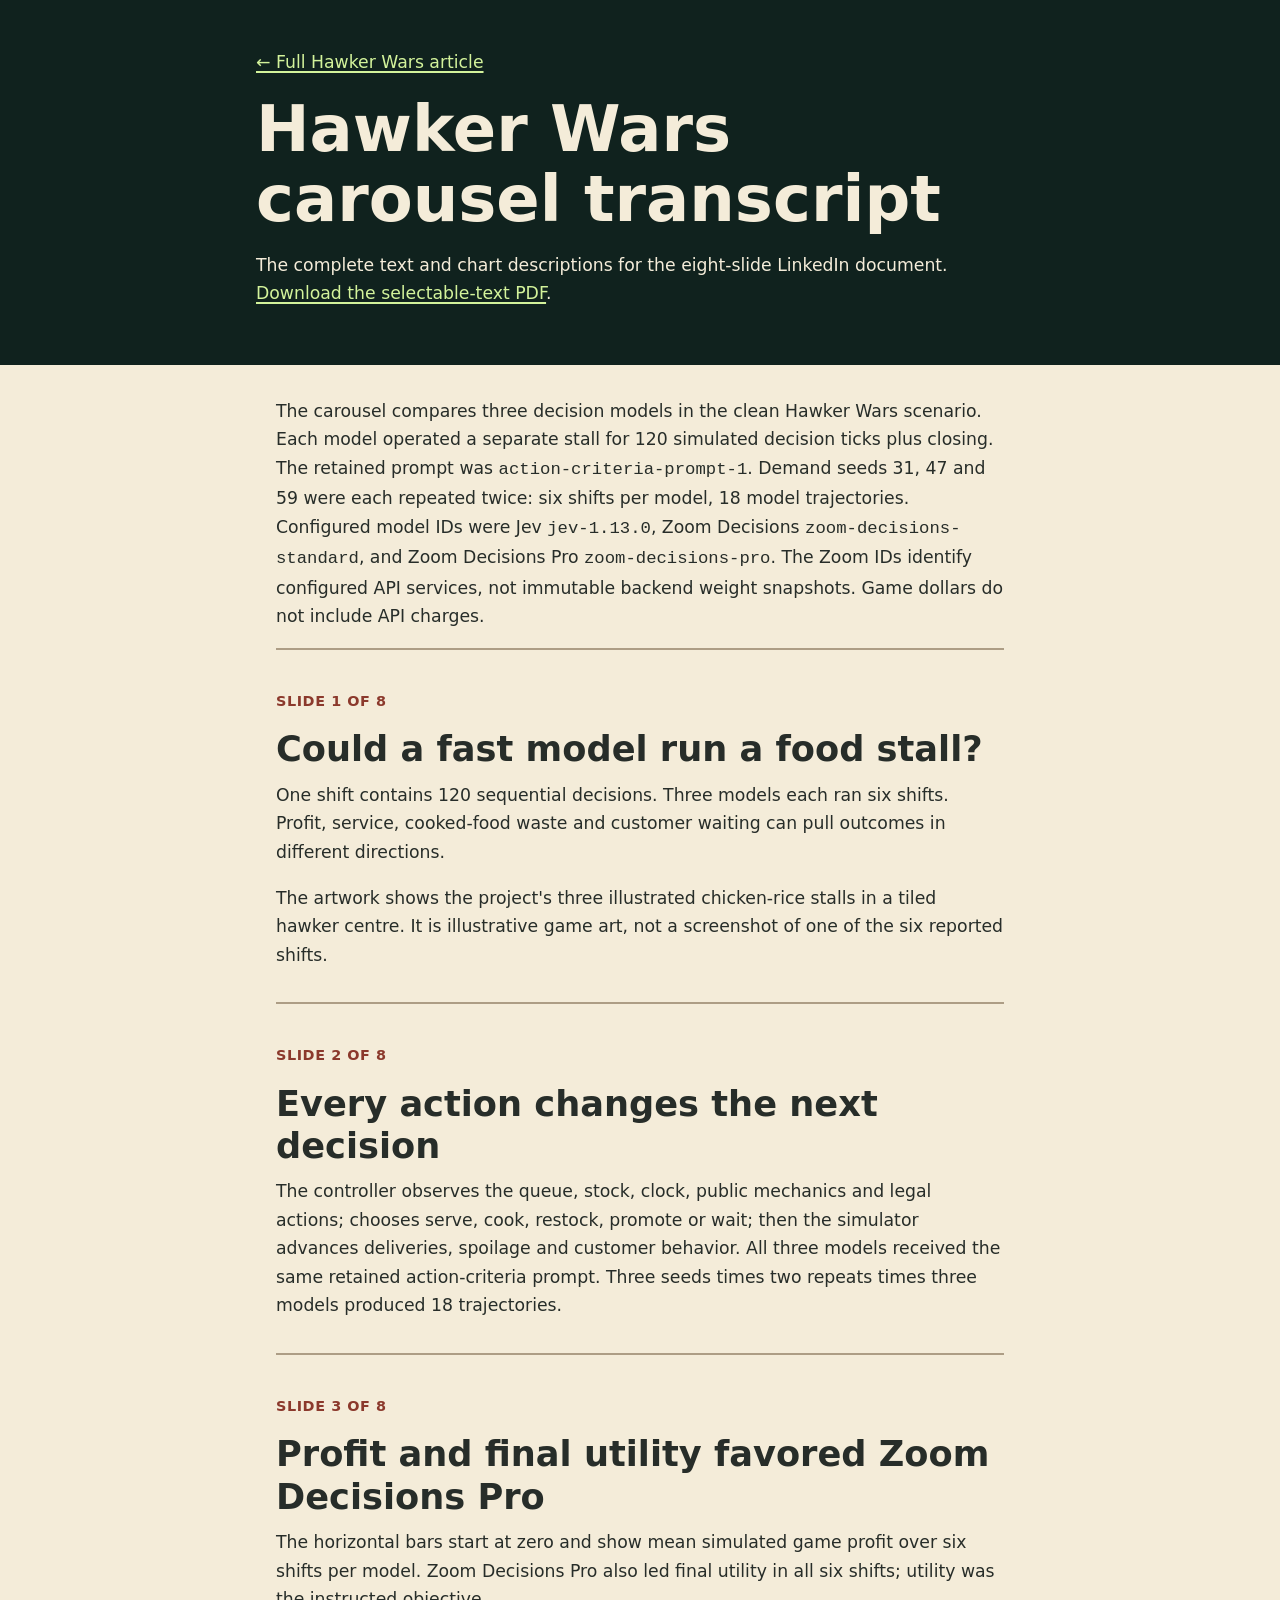
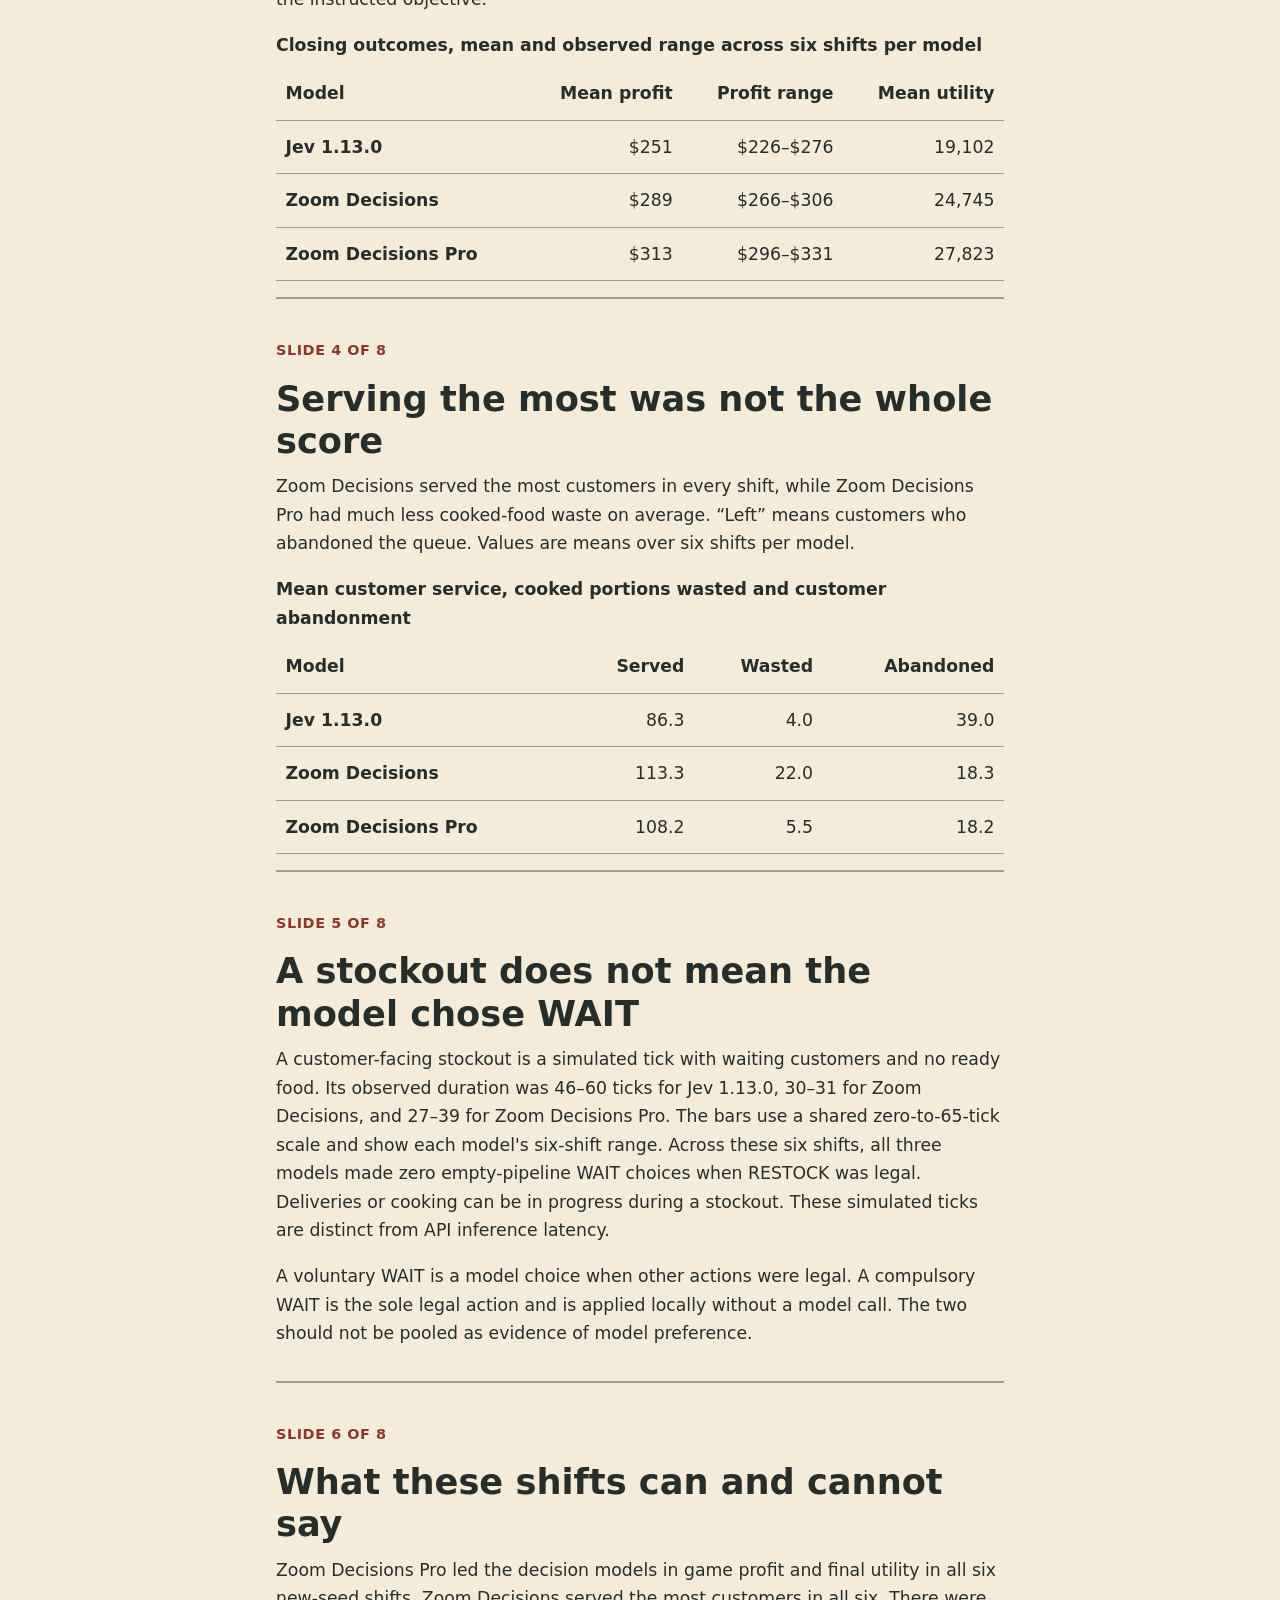
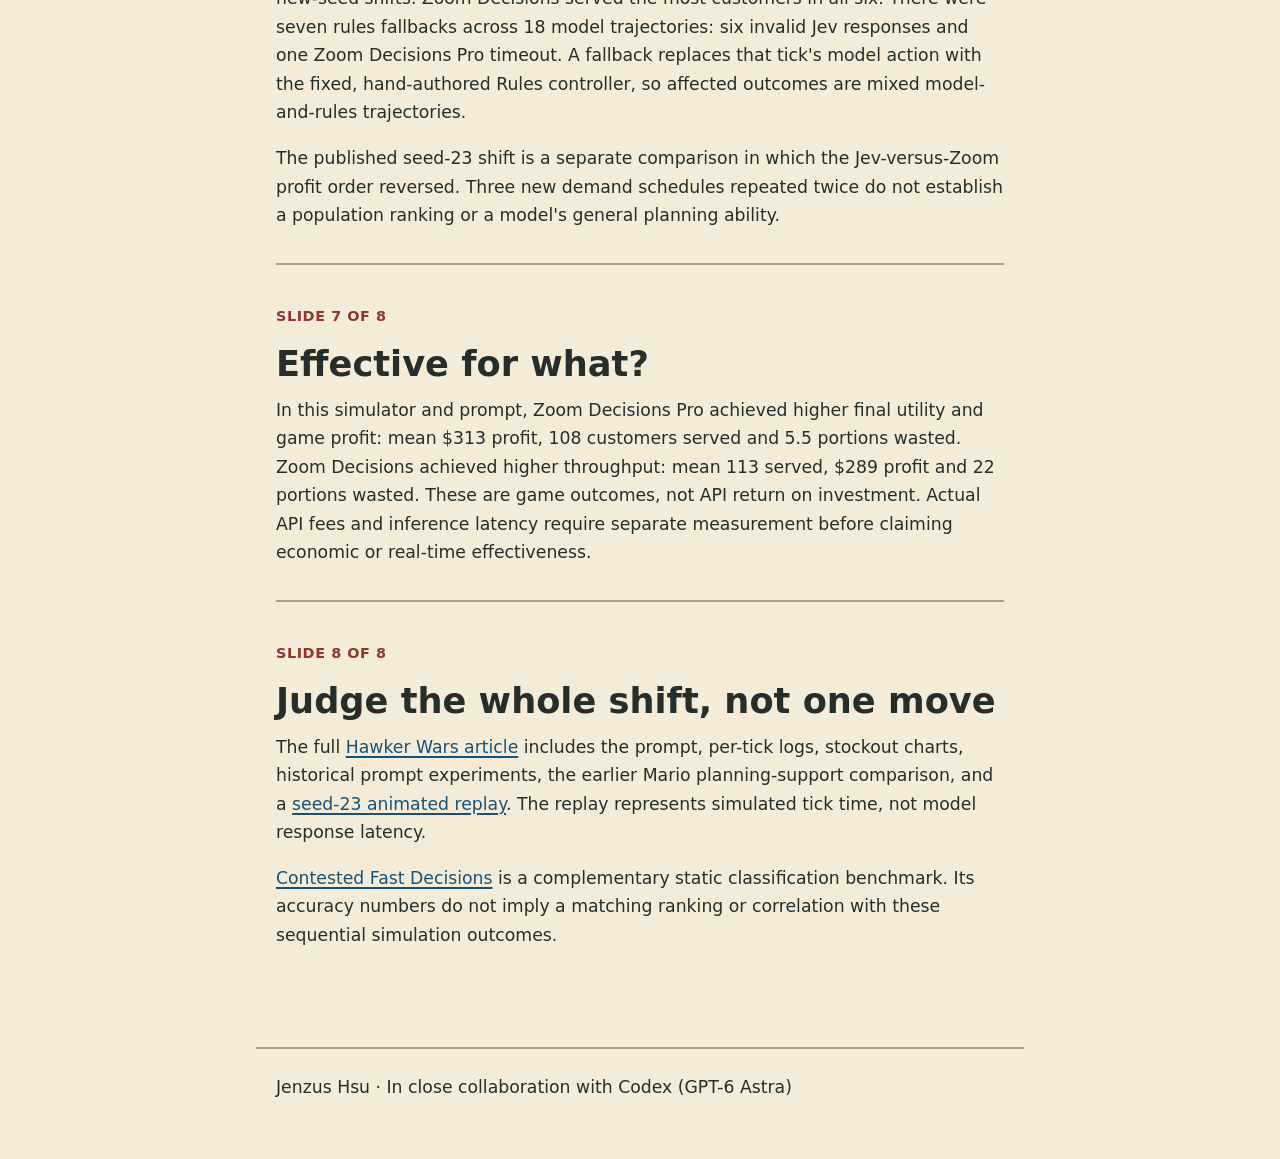
<file: site/carousel-transcript.html>
<!doctype html>
<html lang="en">
<head>
  <meta charset="utf-8">
  <meta name="viewport" content="width=device-width, initial-scale=1">
  <meta name="description" content="Accessible slide-by-slide transcript of the Hawker Wars LinkedIn carousel, with methodology, model results, and limitations.">
  <title>Hawker Wars carousel transcript</title>
  <style>
    :root { color-scheme: light; font-family: system-ui, -apple-system, BlinkMacSystemFont, "Segoe UI", sans-serif; color: #272d29; background: #f4ecd9; }
    * { box-sizing: border-box; }
    body { margin: 0; line-height: 1.65; font-size: 1.08rem; }
    a { color: #175276; text-decoration-thickness: .11em; text-underline-offset: .18em; }
    a:focus-visible { outline: 3px solid #9a352a; outline-offset: 4px; }
    .skip { position: absolute; left: -100vw; top: 1rem; padding: .6rem 1rem; background: white; }
    .skip:focus { left: 1rem; }
    header { background: #10221e; color: #f4ecd9; padding: 2.5rem max(1.25rem, calc((100vw - 48rem)/2)); }
    header a { color: #d3f39b; }
    h1 { font-size: clamp(2.25rem, 6vw, 4rem); line-height: 1.1; margin: .5rem 0 1rem; }
    header p { max-width: 44rem; }
    main, footer { max-width: 48rem; margin: auto; padding: 1.5rem 1.25rem 4rem; }
    section { border-top: 2px solid #ad9d85; padding: 2rem 0 1rem; }
    h2 { font-size: clamp(1.65rem, 4vw, 2.2rem); line-height: 1.2; margin: 0 0 .65rem; }
    h3 { font-size: 1.25rem; margin-bottom: .2rem; }
    p, ul { margin-top: .5rem; }
    .label { font-weight: 700; color: #8b392c; letter-spacing: .04em; text-transform: uppercase; font-size: .9rem; }
    .scroll { overflow-x: auto; }
    table { border-collapse: collapse; width: 100%; min-width: 38rem; font-variant-numeric: tabular-nums; }
    th, td { text-align: left; padding: .75rem .6rem; border-bottom: 1px solid #ad9d85; }
    th:not(:first-child), td:not(:first-child) { text-align: right; }
    caption { text-align: left; font-weight: 700; margin-bottom: .5rem; }
    footer { border-top: 2px solid #ad9d85; padding-top: 1.5rem; }
  </style>
</head>
<body>
  <a class="skip" href="#content">Skip to transcript</a>
  <header>
    <p><a href="./">← Full Hawker Wars article</a></p>
    <h1>Hawker Wars carousel transcript</h1>
    <p>The complete text and chart descriptions for the eight-slide LinkedIn document. <a href="./hawker-wars-linkedin-carousel.pdf">Download the selectable-text PDF</a>.</p>
  </header>
  <main id="content">
    <p>The carousel compares three decision models in the clean Hawker Wars scenario. Each model operated a separate stall for 120 simulated decision ticks plus closing. The retained prompt was <code>action-criteria-prompt-1</code>. Demand seeds 31, 47 and 59 were each repeated twice: six shifts per model, 18 model trajectories. Configured model IDs were Jev <code>jev-1.13.0</code>, Zoom Decisions <code>zoom-decisions-standard</code>, and Zoom Decisions Pro <code>zoom-decisions-pro</code>. The Zoom IDs identify configured API services, not immutable backend weight snapshots. Game dollars do not include API charges.</p>

    <section aria-labelledby="slide-1">
      <p class="label">Slide 1 of 8</p>
      <h2 id="slide-1">Could a fast model run a food stall?</h2>
      <p>One shift contains 120 sequential decisions. Three models each ran six shifts. Profit, service, cooked-food waste and customer waiting can pull outcomes in different directions.</p>
      <p>The artwork shows the project's three illustrated chicken-rice stalls in a tiled hawker centre. It is illustrative game art, not a screenshot of one of the six reported shifts.</p>
    </section>

    <section aria-labelledby="slide-2">
      <p class="label">Slide 2 of 8</p>
      <h2 id="slide-2">Every action changes the next decision</h2>
      <p>The controller observes the queue, stock, clock, public mechanics and legal actions; chooses serve, cook, restock, promote or wait; then the simulator advances deliveries, spoilage and customer behavior. All three models received the same retained action-criteria prompt. Three seeds times two repeats times three models produced 18 trajectories.</p>
    </section>

    <section aria-labelledby="slide-3">
      <p class="label">Slide 3 of 8</p>
      <h2 id="slide-3">Profit and final utility favored Zoom Decisions Pro</h2>
      <p>The horizontal bars start at zero and show mean simulated game profit over six shifts per model. Zoom Decisions Pro also led final utility in all six shifts; utility was the instructed objective.</p>
      <div class="scroll"><table>
        <caption>Closing outcomes, mean and observed range across six shifts per model</caption>
        <thead><tr><th scope="col">Model</th><th scope="col">Mean profit</th><th scope="col">Profit range</th><th scope="col">Mean utility</th></tr></thead>
        <tbody>
          <tr><th scope="row">Jev 1.13.0</th><td>$251</td><td>$226–$276</td><td>19,102</td></tr>
          <tr><th scope="row">Zoom Decisions</th><td>$289</td><td>$266–$306</td><td>24,745</td></tr>
          <tr><th scope="row">Zoom Decisions Pro</th><td>$313</td><td>$296–$331</td><td>27,823</td></tr>
        </tbody>
      </table></div>
    </section>

    <section aria-labelledby="slide-4">
      <p class="label">Slide 4 of 8</p>
      <h2 id="slide-4">Serving the most was not the whole score</h2>
      <p>Zoom Decisions served the most customers in every shift, while Zoom Decisions Pro had much less cooked-food waste on average. “Left” means customers who abandoned the queue. Values are means over six shifts per model.</p>
      <div class="scroll"><table>
        <caption>Mean customer service, cooked portions wasted and customer abandonment</caption>
        <thead><tr><th scope="col">Model</th><th scope="col">Served</th><th scope="col">Wasted</th><th scope="col">Abandoned</th></tr></thead>
        <tbody>
          <tr><th scope="row">Jev 1.13.0</th><td>86.3</td><td>4.0</td><td>39.0</td></tr>
          <tr><th scope="row">Zoom Decisions</th><td>113.3</td><td>22.0</td><td>18.3</td></tr>
          <tr><th scope="row">Zoom Decisions Pro</th><td>108.2</td><td>5.5</td><td>18.2</td></tr>
        </tbody>
      </table></div>
    </section>

    <section aria-labelledby="slide-5">
      <p class="label">Slide 5 of 8</p>
      <h2 id="slide-5">A stockout does not mean the model chose WAIT</h2>
      <p>A customer-facing stockout is a simulated tick with waiting customers and no ready food. Its observed duration was 46–60 ticks for Jev 1.13.0, 30–31 for Zoom Decisions, and 27–39 for Zoom Decisions Pro. The bars use a shared zero-to-65-tick scale and show each model's six-shift range. Across these six shifts, all three models made zero empty-pipeline WAIT choices when RESTOCK was legal. Deliveries or cooking can be in progress during a stockout. These simulated ticks are distinct from API inference latency.</p>
      <p>A voluntary WAIT is a model choice when other actions were legal. A compulsory WAIT is the sole legal action and is applied locally without a model call. The two should not be pooled as evidence of model preference.</p>
    </section>

    <section aria-labelledby="slide-6">
      <p class="label">Slide 6 of 8</p>
      <h2 id="slide-6">What these shifts can and cannot say</h2>
      <p>Zoom Decisions Pro led the decision models in game profit and final utility in all six new-seed shifts. Zoom Decisions served the most customers in all six. There were seven rules fallbacks across 18 model trajectories: six invalid Jev responses and one Zoom Decisions Pro timeout. A fallback replaces that tick's model action with the fixed, hand-authored Rules controller, so affected outcomes are mixed model-and-rules trajectories.</p>
      <p>The published seed-23 shift is a separate comparison in which the Jev-versus-Zoom profit order reversed. Three new demand schedules repeated twice do not establish a population ranking or a model's general planning ability.</p>
    </section>

    <section aria-labelledby="slide-7">
      <p class="label">Slide 7 of 8</p>
      <h2 id="slide-7">Effective for what?</h2>
      <p>In this simulator and prompt, Zoom Decisions Pro achieved higher final utility and game profit: mean $313 profit, 108 customers served and 5.5 portions wasted. Zoom Decisions achieved higher throughput: mean 113 served, $289 profit and 22 portions wasted. These are game outcomes, not API return on investment. Actual API fees and inference latency require separate measurement before claiming economic or real-time effectiveness.</p>
    </section>

    <section aria-labelledby="slide-8">
      <p class="label">Slide 8 of 8</p>
      <h2 id="slide-8">Judge the whole shift, not one move</h2>
      <p>The full <a href="./">Hawker Wars article</a> includes the prompt, per-tick logs, stockout charts, historical prompt experiments, the earlier Mario planning-support comparison, and a <a href="./replay/hawker-wars-replay.gif">seed-23 animated replay</a>. The replay represents simulated tick time, not model response latency.</p>
      <p><a href="https://huggingface.co/datasets/zoom-ai/contested-fast-decisions">Contested Fast Decisions</a> is a complementary static classification benchmark. Its accuracy numbers do not imply a matching ranking or correlation with these sequential simulation outcomes.</p>
    </section>
  </main>
  <footer>Jenzus Hsu · In close collaboration with Codex (GPT-6 Astra)</footer>
</body>
</html>
</file>
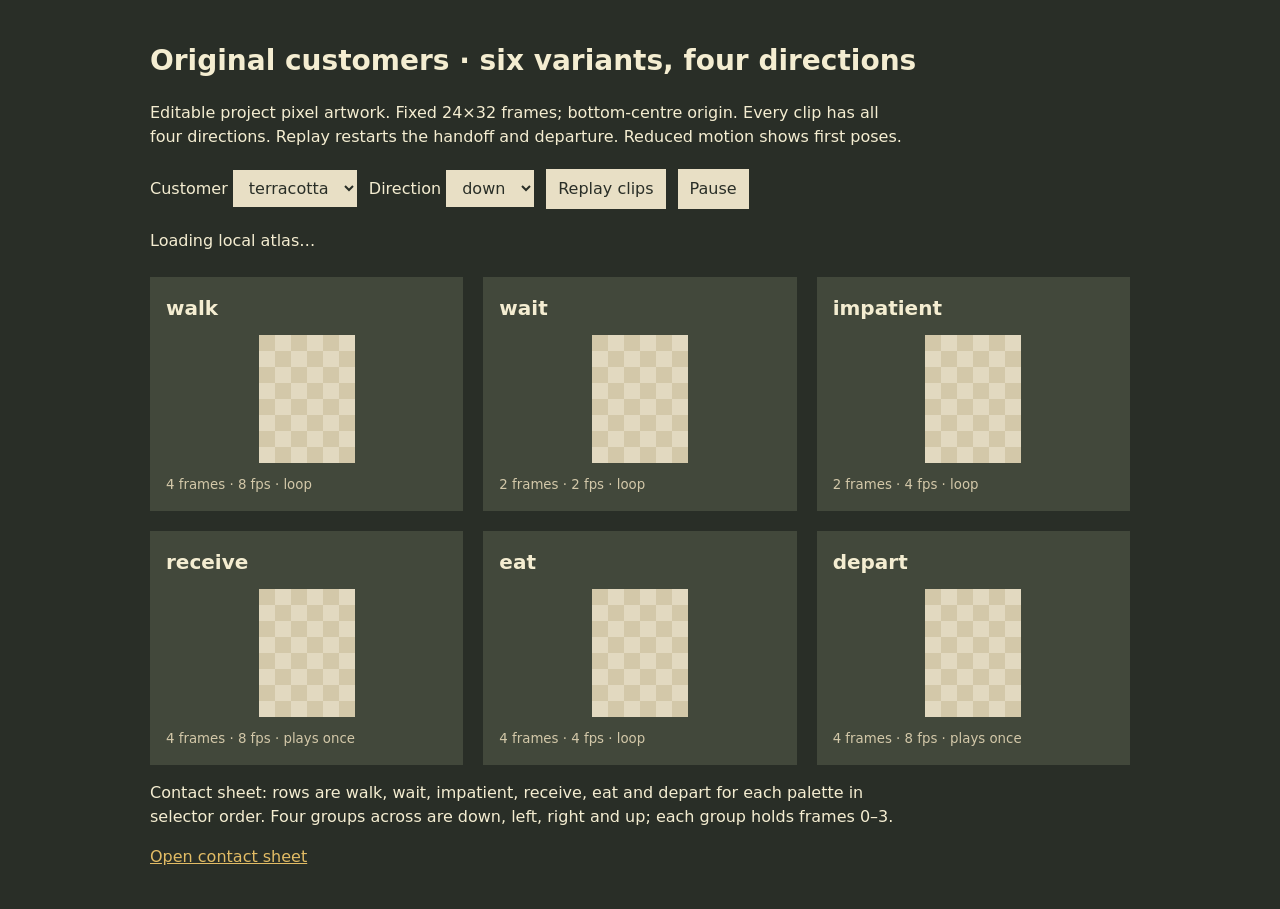
<file: assets/atlases/customer-review.html>
<!doctype html>
<html lang="en"><meta charset="utf-8"><meta name="viewport" content="width=device-width,initial-scale=1"><title>Customer animation review</title>
<style>body{background:#292e27;color:#f4edd1;font:16px/1.5 system-ui;max-width:980px;margin:40px auto;padding:0 20px}h1{font-size:28px}button,select{font:inherit;background:#e8dfc5;color:#292e27;border:0;padding:8px 12px;margin:4px 12px 4px 0}main{display:grid;grid-template-columns:repeat(auto-fit,minmax(240px,1fr));gap:20px;margin-top:24px}article{background:#42483b;padding:16px}canvas{display:block;width:96px;height:128px;image-rendering:pixelated;background:repeating-conic-gradient(#d3c8a9 0% 25%,#e2d9c0 0% 50%) 50%/32px 32px;margin:12px auto}h2{margin:0;font-size:20px}p{max-width:75ch}small{display:block;color:#d3c8a9}a{color:#e2bc65}</style>
<h1>Original customers · six variants, four directions</h1><p>Editable project pixel artwork. Fixed 24×32 frames; bottom-centre origin. Every clip has all four directions. Replay restarts the handoff and departure. Reduced motion shows first poses.</p>
<label>Customer <select id="skin"></select></label><label>Direction <select id="direction"></select></label><button id="replay">Replay clips</button><button id="pause" aria-pressed="false">Pause</button><p id="status" role="status">Loading local atlas…</p><main></main>
<p>Contact sheet: rows are walk, wait, impatient, receive, eat and depart for each palette in selector order. Four groups across are down, left, right and up; each group holds frames 0–3.</p><a href="customer-contact-sheet.png">Open contact sheet</a>
<script type="module">
const status=document.querySelector('#status');
try {
const [atlas,manifest]=await Promise.all(['customer.json','customer-clips.json'].map(path=>fetch(path).then(r=>{if(!r.ok)throw Error('Missing local atlas');return r.json()})));
const image=new Image();image.src='customer.png';await image.decode();
for(const [selector,values] of [['#skin',manifest.skins],['#direction',manifest.directions]])for(const value of values){const option=document.createElement('option');option.value=option.textContent=value;document.querySelector(selector).append(option)}
const reduced=matchMedia('(prefers-reduced-motion: reduce)');let elapsed=0,last=performance.now(),paused=false;
const panels=Object.entries(manifest.clips).map(([name,spec])=>{const article=document.createElement('article'),heading=document.createElement('h2'),canvas=document.createElement('canvas'),note=document.createElement('small');heading.textContent=name;canvas.width=24;canvas.height=32;canvas.setAttribute('role','img');canvas.setAttribute('aria-label',name+' customer animation');note.textContent=spec.frames+' frames · '+spec.fps+' fps · '+(spec.loop?'loop':'plays once');article.append(heading,canvas,note);document.querySelector('main').append(article);return{spec,context:canvas.getContext('2d')}});
const replay=()=>{elapsed=0;last=performance.now()};document.querySelector('#replay').onclick=replay;document.querySelector('#skin').onchange=replay;document.querySelector('#direction').onchange=replay;document.querySelector('#pause').onclick=event=>{paused=!paused;event.currentTarget.textContent=paused?'Resume':'Pause';event.currentTarget.setAttribute('aria-pressed',String(paused));last=performance.now()};
function draw(now){if(!paused&&!reduced.matches)elapsed+=now-last;last=now;const skin=document.querySelector('#skin').value,direction=document.querySelector('#direction').value;for(const{spec,context}of panels){let frame=reduced.matches?0:Math.floor(elapsed*spec.fps/1000);frame=spec.loop?frame%spec.frames:Math.min(frame,spec.frames-1);const f=atlas.frames[spec.frameNames[skin][direction][frame]].frame;context.clearRect(0,0,24,32);context.imageSmoothingEnabled=false;context.drawImage(image,f.x,f.y,24,32,0,0,24,32)}const message=reduced.matches?'Reduced motion: static first poses.':paused?'Animation paused.':'Playing local artwork. No simulation or provider calls.';if(status.textContent!==message)status.textContent=message;requestAnimationFrame(draw)}requestAnimationFrame(draw);
}catch(error){status.textContent='The local customer atlas could not load. Run the customer art export and serve this page from the web app.'}
</script></html>
</file>
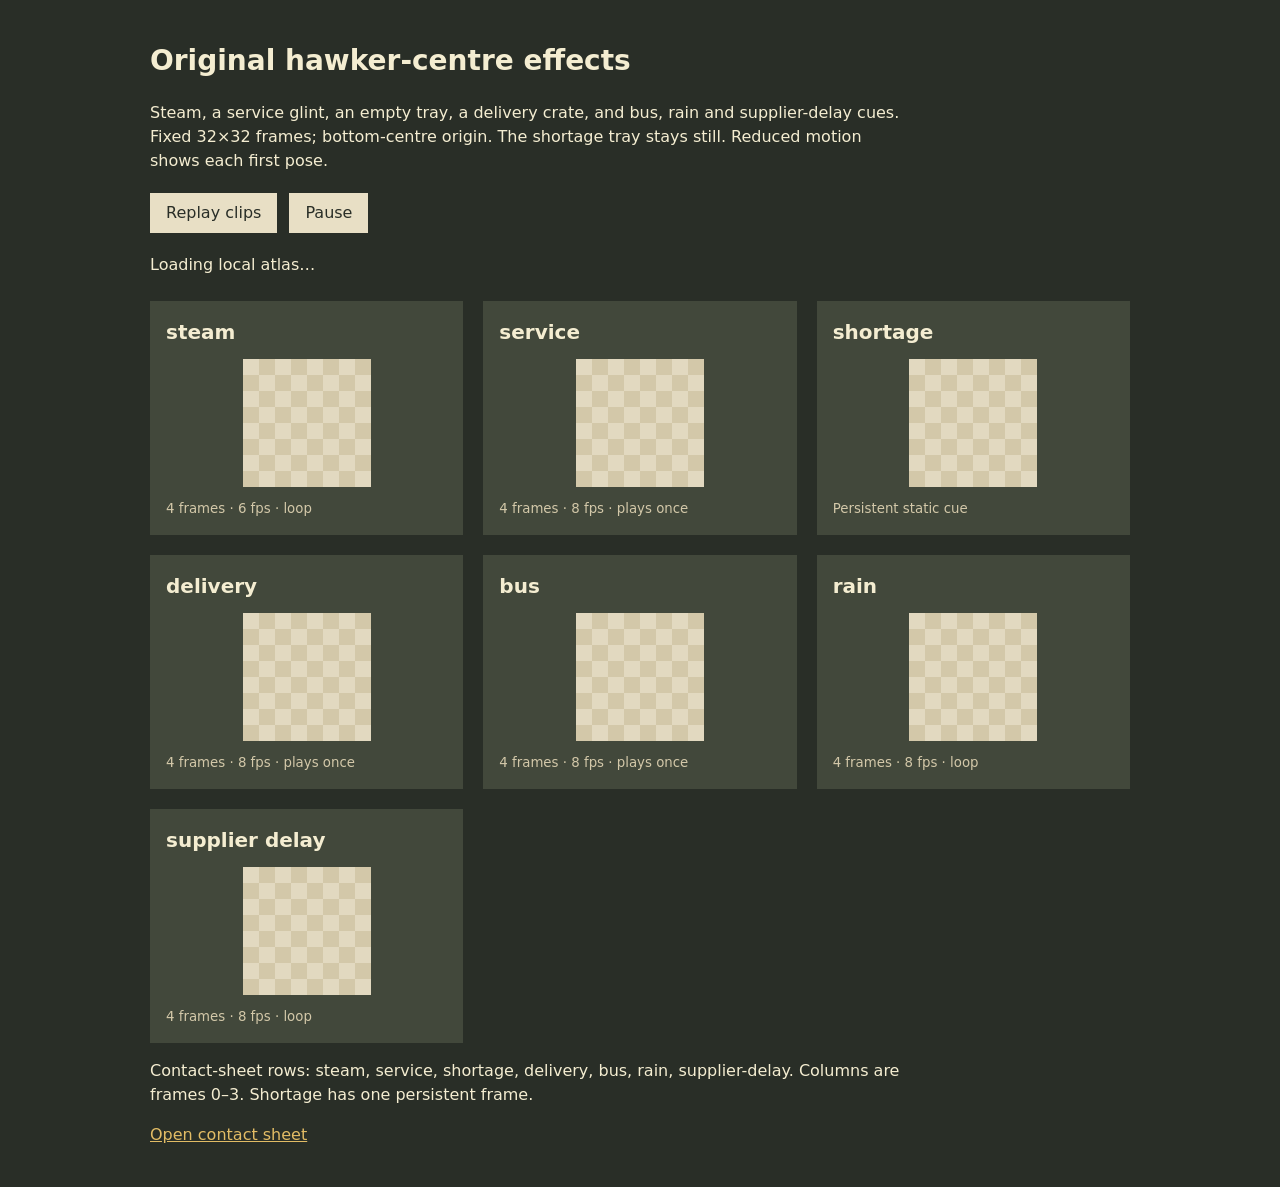
<file: assets/atlases/effects-review.html>
<!doctype html>
<html lang="en"><meta charset="utf-8"><meta name="viewport" content="width=device-width,initial-scale=1"><title>Effects animation review</title>
<style>body{background:#292e27;color:#f4edd1;font:16px/1.5 system-ui;max-width:980px;margin:40px auto;padding:0 20px}h1{font-size:28px}button{font:inherit;background:#e8dfc5;color:#292e27;border:0;padding:8px 16px;margin:4px 12px 4px 0}main{display:grid;grid-template-columns:repeat(auto-fit,minmax(240px,1fr));gap:20px;margin-top:24px}article{background:#42483b;padding:16px}canvas{display:block;width:128px;height:128px;image-rendering:pixelated;background:repeating-conic-gradient(#d3c8a9 0% 25%,#e2d9c0 0% 50%) 50%/32px 32px;margin:12px auto}h2{margin:0;font-size:20px}p{max-width:75ch}small{display:block;color:#d3c8a9}a{color:#e2bc65}</style>
<h1>Original hawker-centre effects</h1><p>Steam, a service glint, an empty tray, a delivery crate, and bus, rain and supplier-delay cues. Fixed 32×32 frames; bottom-centre origin. The shortage tray stays still. Reduced motion shows each first pose.</p>
<button id="replay">Replay clips</button><button id="pause" aria-pressed="false">Pause</button><p id="status" role="status">Loading local atlas…</p><main></main>
<p>Contact-sheet rows: steam, service, shortage, delivery, bus, rain, supplier-delay. Columns are frames 0–3. Shortage has one persistent frame.</p><a href="effects-contact-sheet.png">Open contact sheet</a>
<script type="module">
const status=document.querySelector('#status');
try {
const [atlas,manifest]=await Promise.all(['effects.json','effects-clips.json'].map(path=>fetch(path).then(r=>{if(!r.ok)throw Error('Missing local atlas');return r.json()})));
const image=new Image();image.src='effects.png';await image.decode();
const reduced=matchMedia('(prefers-reduced-motion: reduce)');let elapsed=0,last=performance.now(),paused=false;
const panels=Object.entries(manifest.clips).map(([name,spec])=>{const article=document.createElement('article'),heading=document.createElement('h2'),canvas=document.createElement('canvas'),note=document.createElement('small');heading.textContent=name.replace('-',' ');canvas.width=canvas.height=32;canvas.setAttribute('role','img');canvas.setAttribute('aria-label',name+' effect');note.textContent=spec.frames===1?'Persistent static cue':spec.frames+' frames · '+spec.fps+' fps · '+(spec.loop?'loop':'plays once');article.append(heading,canvas,note);document.querySelector('main').append(article);return{spec,context:canvas.getContext('2d')}});
document.querySelector('#replay').onclick=()=>{elapsed=0;last=performance.now()};document.querySelector('#pause').onclick=event=>{paused=!paused;event.currentTarget.textContent=paused?'Resume':'Pause';event.currentTarget.setAttribute('aria-pressed',String(paused));last=performance.now()};
function draw(now){if(!paused&&!reduced.matches)elapsed+=now-last;last=now;for(const{spec,context}of panels){let frame=reduced.matches?0:Math.floor(elapsed*spec.fps/1000);frame=spec.loop?frame%spec.frames:Math.min(frame,spec.frames-1);const f=atlas.frames[spec.frameNames[frame]].frame;context.clearRect(0,0,32,32);context.imageSmoothingEnabled=false;context.drawImage(image,f.x,f.y,32,32,0,0,32,32)}const message=reduced.matches?'Reduced motion: static first poses.':paused?'Animation paused.':'Playing local artwork. No simulation or provider calls.';if(status.textContent!==message)status.textContent=message;requestAnimationFrame(draw)}requestAnimationFrame(draw);
}catch(error){status.textContent='The local effects atlas could not load. Export the effects and serve this page from the web app.'}
</script></html>
</file>
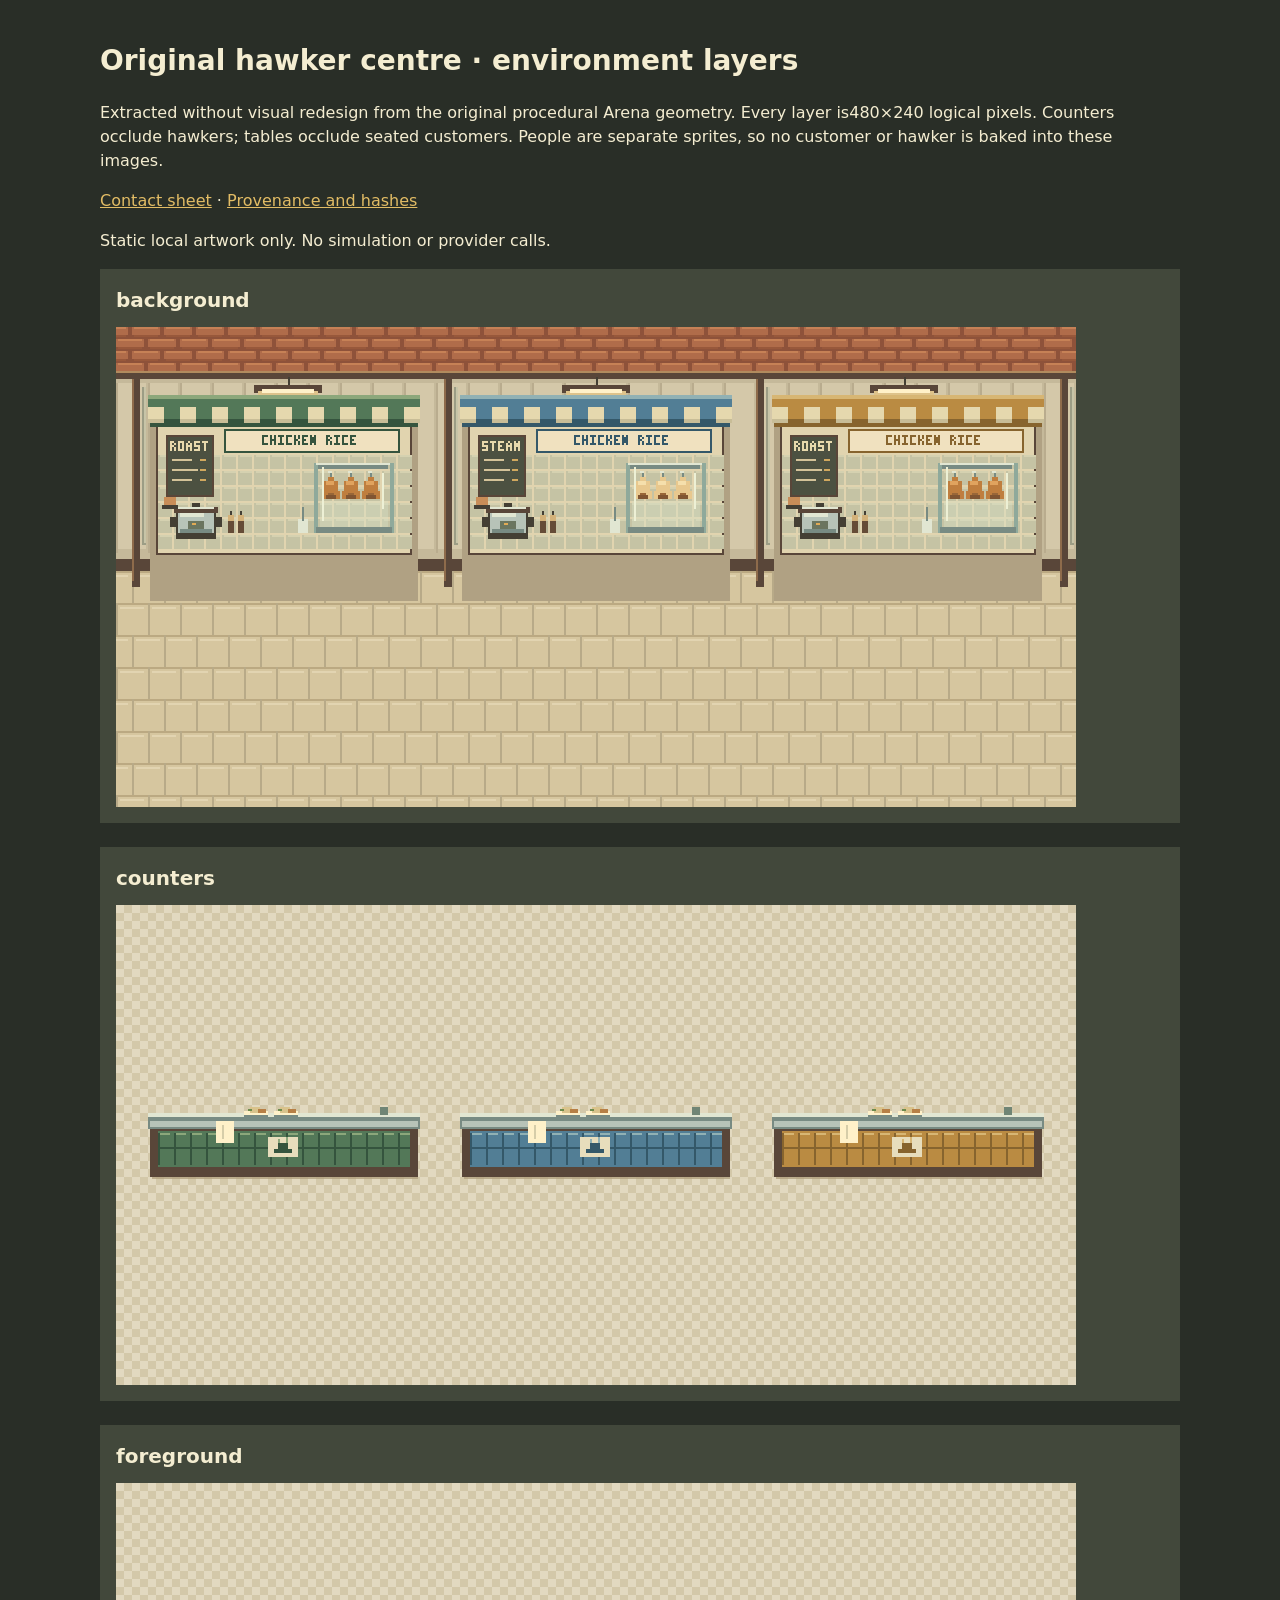
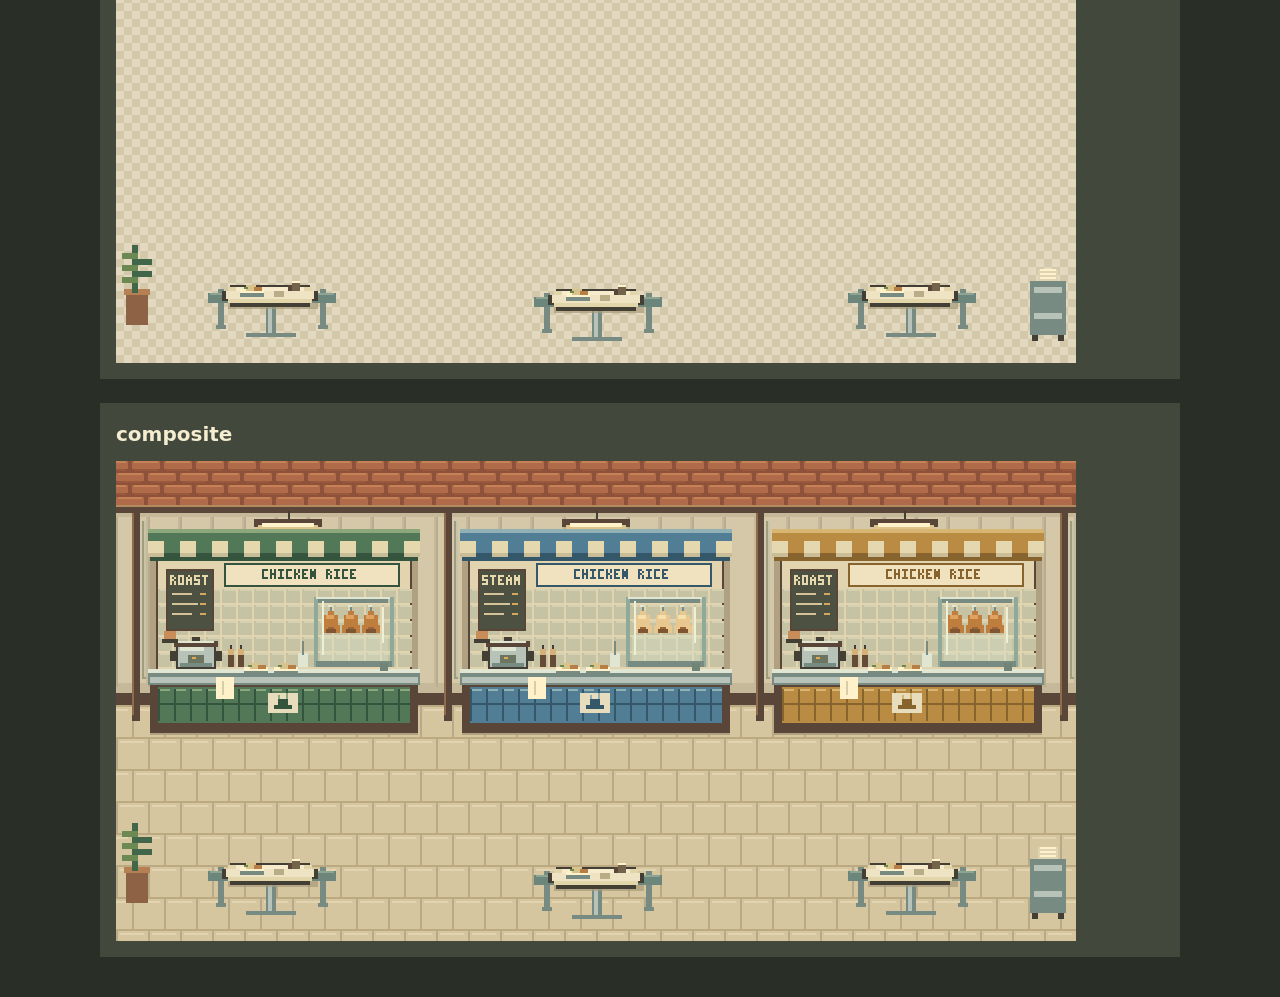
<file: assets/atlases/environment-review.html>
<!doctype html>
<html lang="en"><meta charset="utf-8"><meta name="viewport" content="width=device-width,initial-scale=1"><title>Hawker environment review</title>
<style>body{background:#292e27;color:#f4edd1;font:16px/1.5 system-ui;max-width:1080px;margin:40px auto;padding:0 20px}h1{font-size:28px}main{display:grid;grid-template-columns:1fr;gap:24px}article{background:#42483b;padding:16px}canvas{display:block;width:100%;max-width:960px;image-rendering:pixelated;background:repeating-conic-gradient(#d3c8a9 0% 25%,#e2d9c0 0% 50%) 50%/16px 16px}h2{margin:0 0 12px;font-size:20px}small{color:#d3c8a9}a{color:#e2bc65}</style>
<h1>Original hawker centre · environment layers</h1><p>Extracted without visual redesign from the original procedural Arena geometry. Every layer is480×240 logical pixels. Counters occlude hawkers; tables occlude seated customers. People are separate sprites, so no customer or hawker is baked into these images.</p><p><a href="environment-contact-sheet.png">Contact sheet</a> · <a href="environment-source.json">Provenance and hashes</a></p><p id="status" role="status">Loading local atlas…</p><main id="layers"></main>
<script type="module">
const atlas=await fetch('environment.json').then(r=>{if(!r.ok)throw Error('Atlas unavailable');return r.json()});const image=new Image();image.src='environment.png';await image.decode();
for(const name of ['background','counters','foreground','composite']){const article=document.createElement('article'),h=document.createElement('h2');h.textContent=name;article.append(h);const canvas=document.createElement('canvas');canvas.width=480;canvas.height=240;canvas.setAttribute('role','img');canvas.setAttribute('aria-label',name+' environment layer, no people');article.append(canvas);const context=canvas.getContext('2d');context.imageSmoothingEnabled=false;for(const layer of name==='composite'?['background','counters','foreground']:[name]){const f=atlas.frames['environment/'+layer].frame;context.drawImage(image,f.x,f.y,f.w,f.h,0,0,480,240)}document.querySelector('main').append(article)}document.querySelector('#status').textContent='Static local artwork only. No simulation or provider calls.';
</script></html>
</file>
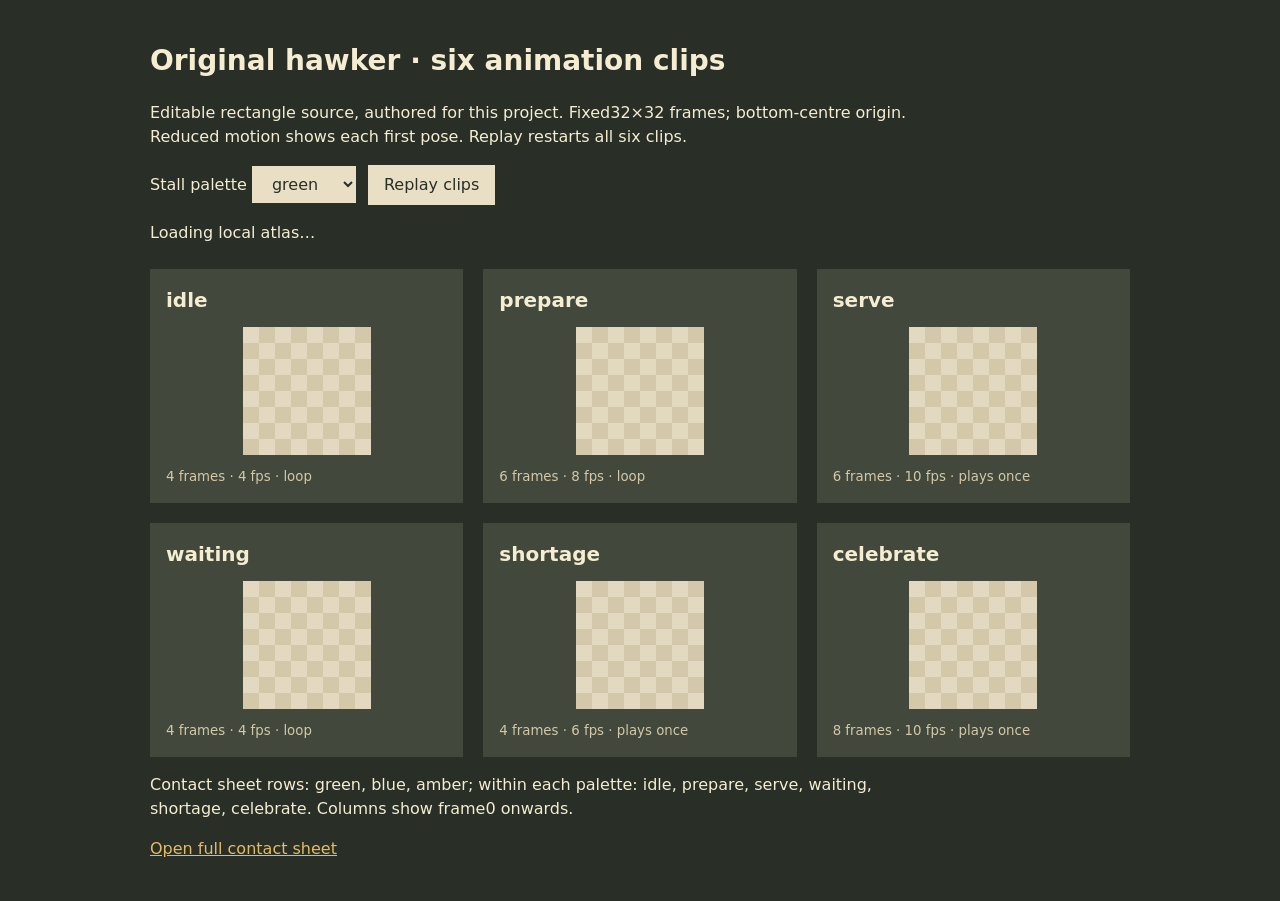
<file: assets/atlases/hawker-review.html>
<!doctype html>
<html lang="en"><meta charset="utf-8"><meta name="viewport" content="width=device-width,initial-scale=1"><title>Hawker animation review</title>
<style>body{background:#292e27;color:#f4edd1;font:16px/1.5 system-ui;max-width:980px;margin:40px auto;padding:0 20px}h1{font-size:28px}button,select{font:inherit;background:#e8dfc5;color:#292e27;border:0;padding:8px 16px;margin-right:12px}main{display:grid;grid-template-columns:repeat(auto-fit,minmax(240px,1fr));gap:20px;margin-top:24px}article{background:#42483b;padding:16px}canvas{display:block;width:128px;height:128px;image-rendering:pixelated;background:repeating-conic-gradient(#d3c8a9 0% 25%,#e2d9c0 0% 50%) 50%/32px 32px;margin:12px auto}h2{margin:0;font-size:20px}p{max-width:75ch}small{display:block;color:#d3c8a9}</style>
<h1>Original hawker · six animation clips</h1><p>Editable rectangle source, authored for this project. Fixed32×32 frames; bottom-centre origin. Reduced motion shows each first pose. Replay restarts all six clips.</p>
<label>Stall palette <select id="skin"><option>green</option><option>blue</option><option>amber</option></select></label><button id="replay">Replay clips</button><p id="status" role="status">Loading local atlas…</p><main id="clips"></main>
<p>Contact sheet rows: green, blue, amber; within each palette: idle, prepare, serve, waiting, shortage, celebrate. Columns show frame0 onwards.</p><a href="hawker-contact-sheet.png" style="color:#e2bc65">Open full contact sheet</a>
<script type="module">
const [atlas, manifest] = await Promise.all(['hawker.json','hawker-clips.json'].map(path=>fetch(path).then(r=>{if(!r.ok)throw Error('Atlas unavailable');return r.json()})));
const image = new Image(); image.src='hawker.png'; await image.decode();
const motion = matchMedia('(prefers-reduced-motion: reduce)'); let start=performance.now();
const panels=Object.entries(manifest.clips).map(([name,spec])=>{const article=document.createElement('article');const heading=document.createElement('h2');heading.textContent=name;article.append(heading);const canvas=document.createElement('canvas');canvas.width=canvas.height=32;canvas.setAttribute('role','img');canvas.setAttribute('aria-label',name+' hawker animation');article.append(canvas);const note=document.createElement('small');note.textContent=spec.frames+' frames · '+spec.fps+' fps · '+(spec.loop?'loop':'plays once');article.append(note);document.querySelector('main').append(article);return {spec,context:canvas.getContext('2d')};});
document.querySelector('#replay').onclick=()=>{start=performance.now()};document.querySelector('#skin').onchange=()=>{start=performance.now()};
function draw(now){const skin=document.querySelector('#skin').value;for(const {spec,context} of panels){let index=motion.matches?0:Math.floor((now-start)*spec.fps/1000);index=spec.loop?index%spec.frames:Math.min(index,spec.frames-1);const f=atlas.frames[spec.frameNames[skin][index]].frame;context.clearRect(0,0,32,32);context.imageSmoothingEnabled=false;context.drawImage(image,f.x,f.y,32,32,0,0,32,32)}document.querySelector('#status').textContent=motion.matches?'Reduced motion: static first poses.':'Playing local sprite atlas. No simulation or provider calls.';requestAnimationFrame(draw)}requestAnimationFrame(draw);
</script></html>
</file>
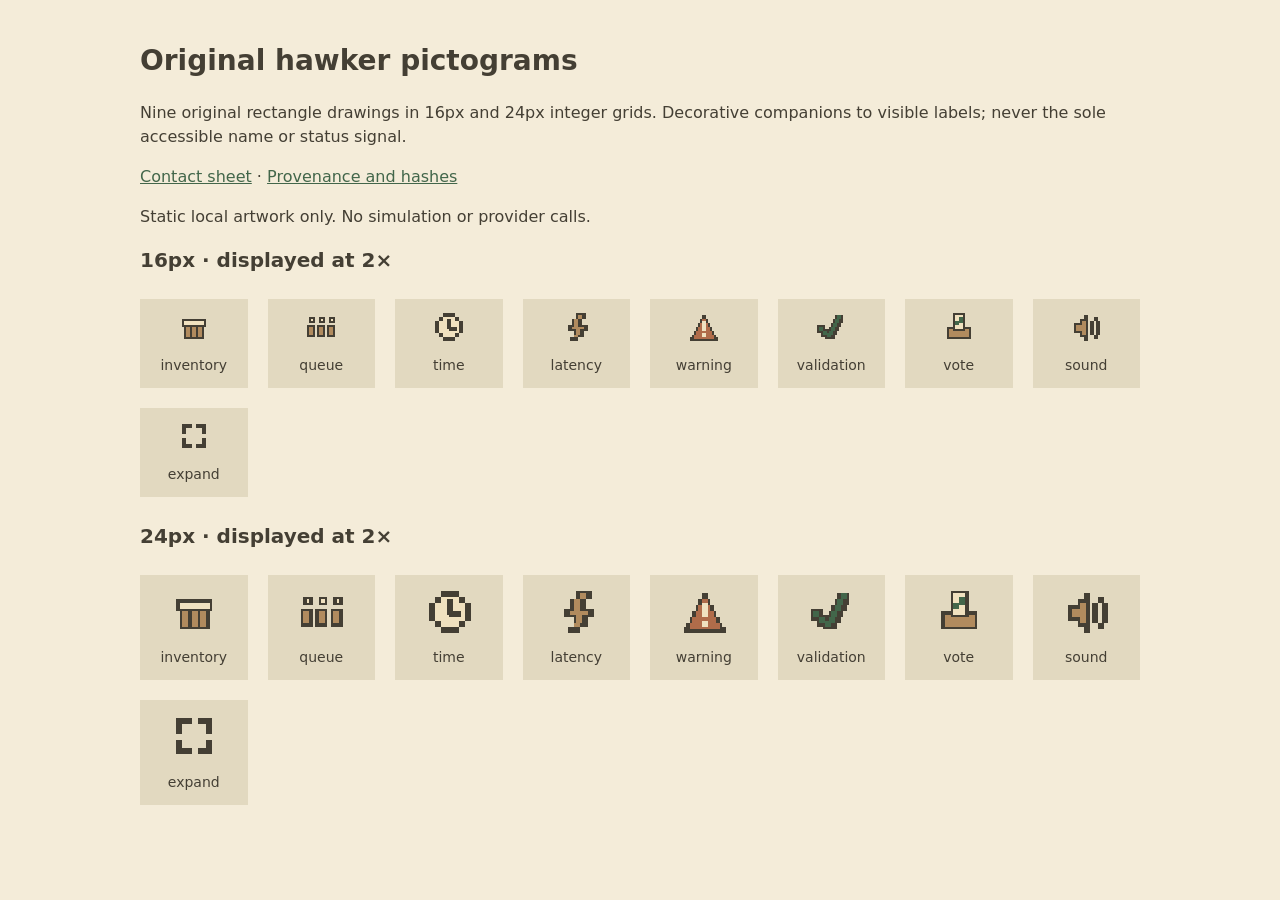
<file: assets/atlases/ui-review.html>
<!doctype html>
<html lang="en"><meta charset="utf-8"><meta name="viewport" content="width=device-width,initial-scale=1"><title>Original UI pictograms review</title>
<style>body{background:#f4ecd9;color:#443f34;font:16px/1.5 system-ui;max-width:1000px;margin:40px auto;padding:0 20px}h1{font-size:28px}section{display:grid;grid-template-columns:repeat(auto-fit,minmax(100px,1fr));gap:20px;margin:24px 0}figure{margin:0;padding:12px;background:#e2d9c0;text-align:center}canvas{display:block;margin:0 auto 12px;image-rendering:pixelated}h2{font-size:20px}a{color:#42664a}figcaption{font-size:14px}</style>
<h1>Original hawker pictograms</h1><p>Nine original rectangle drawings in 16px and 24px integer grids. Decorative companions to visible labels; never the sole accessible name or status signal.</p><p><a href="ui-contact-sheet.png">Contact sheet</a> · <a href="ui-source.json">Provenance and hashes</a></p><p id="status" role="status">Loading local atlas…</p><main></main>
<script type="module">
const atlas=await fetch('ui.json').then(r=>{if(!r.ok)throw Error('Atlas unavailable');return r.json()});const image=new Image();image.src='ui.png';await image.decode();
for(const size of [16,24]){const heading=document.createElement('h2');heading.textContent=size+'px · displayed at 2×';document.querySelector('main').append(heading);const section=document.createElement('section');for(const name of ['inventory','queue','time','latency','warning','validation','vote','sound','expand']){const figure=document.createElement('figure'),canvas=document.createElement('canvas');canvas.width=size;canvas.height=size;canvas.style.width=size*2+'px';canvas.style.height=size*2+'px';canvas.setAttribute('aria-hidden','true');const context=canvas.getContext('2d');context.imageSmoothingEnabled=false;const f=atlas.frames['ui/'+name+'/'+size].frame;context.drawImage(image,f.x,f.y,f.w,f.h,0,0,size,size);const caption=document.createElement('figcaption');caption.textContent=name;figure.append(canvas,caption);section.append(figure)}document.querySelector('main').append(section)}document.querySelector('#status').textContent='Static local artwork only. No simulation or provider calls.';
</script></html>
</file>
<file: site/styles.css>
:root {
  color-scheme: light dark;
  --ink: light-dark(#1d2932, #e3eeeb);
  --muted: light-dark(#53636e, #a9c0bb);
  --line: light-dark(#d8e3e4, #35504d);
  --paper: light-dark(#fffefa, #111e20);
  --wash: light-dark(#eff5f2, #1e3333);
  --accent: light-dark(#006b63, #80dec8);
  --accent-dark: light-dark(#004c45, #aae9d9);
  --heading: light-dark(#12342f, #e4f3ec);
  --masthead: light-dark(#f8fbf7, #17292a);
  --row-alt: light-dark(#f9fbf9, #182b2b);
  --table-heading: light-dark(#244943, #c1e6da);
  --code-bg: light-dark(#edf3f1, #294041);
  --pre-bg: light-dark(#182c32, #0b171b);
  --pre-ink: light-dark(#f5f8f3, #f0f5f1);
  --hover: light-dark(#9a471c, #ffbc8b);
}
:root[data-theme="light"] { color-scheme: light; }
:root[data-theme="dark"] { color-scheme: dark; }

* { box-sizing: border-box; }
html { scroll-behavior: smooth; }
body {
  margin: 0;
  background: var(--paper);
  color: var(--ink);
  font: 17px/1.7 system-ui, -apple-system, BlinkMacSystemFont, "Segoe UI", sans-serif;
}
a { color: var(--accent-dark); text-decoration-thickness: 1px; text-underline-offset: 3px; }
a:hover { color: var(--hover); }
a:focus-visible { outline: 3px solid #de7b34; outline-offset: 3px; }
.skip-link { position: absolute; top: -4rem; left: 1rem; padding: .5rem 1rem; background: var(--paper); z-index: 10; }
.skip-link:focus { top: 1rem; }
.masthead { border-bottom: 1px solid var(--line); background: var(--masthead); }
.masthead-inner { max-width: 1440px; margin: auto; padding: .85rem 2rem; display: flex; justify-content: space-between; gap: 1rem; align-items: center; }
.masthead a { text-decoration: none; }
.brand { font-weight: 800; letter-spacing: -.02em; font-size: 1.1rem; }
.brand span { margin-left: .6rem; color: var(--muted); font-size: .8rem; font-weight: 500; letter-spacing: .06em; text-transform: uppercase; }
.masthead nav { display: flex; gap: 1.25rem; align-items: center; font-size: .9rem; font-weight: 650; }
.theme-toggle { color: var(--accent-dark); background: var(--wash); border: 1px solid var(--line); border-radius: 999px; padding: .3rem .8rem; font: inherit; font-weight: 650; cursor: pointer; }
.theme-toggle::before { content: "◐"; margin-right: .4rem; }
.theme-toggle:hover { color: var(--hover); }
.theme-toggle:focus-visible { outline: 3px solid #de7b34; outline-offset: 3px; }
.page-layout { max-width: 1440px; margin: auto; padding: 3.2rem 2rem 6rem; display: grid; grid-template-columns: minmax(0, 880px) minmax(190px, 240px); justify-content: center; gap: clamp(2rem, 5vw, 5rem); }
.article { min-width: 0; }
.eyebrow { color: var(--accent); font-size: .8rem; font-weight: 800; letter-spacing: .13em; text-transform: uppercase; }
h1, h2, h3 { font-family: Georgia, Cambria, "Times New Roman", serif; line-height: 1.2; letter-spacing: -.025em; color: var(--heading); }
h1 { font-size: clamp(2.4rem, 5vw, 4.1rem); margin: .75rem 0 1.5rem; }
h2 { font-size: clamp(1.7rem, 3vw, 2.25rem); margin: 3.2rem 0 1rem; padding-top: .8rem; border-top: 1px solid var(--line); }
h3 { font-size: 1.5rem; margin: 2.5rem 0 .8rem; }
p { margin: 0 0 1.25rem; }
p:has(> img:only-child) { margin: 1.7rem 0 2rem; }
img { max-width: 100%; height: auto; border-radius: 8px; border: 1px solid var(--line); background: #fff; }
table { border-collapse: collapse; display: block; overflow-x: auto; width: 100%; margin: 1.4rem 0 2rem; font-size: .88rem; line-height: 1.45; white-space: nowrap; }
th, td { padding: .65rem .8rem; border-bottom: 1px solid var(--line); text-align: left; }
th { background: var(--wash); color: var(--table-heading); font-size: .79rem; text-transform: uppercase; letter-spacing: .025em; }
tr:nth-child(even) td { background: var(--row-alt); }
blockquote { margin: 1.5rem 0; padding: .4rem 1.3rem; border-left: 4px solid var(--accent); background: var(--wash); }
code { background: var(--code-bg); border-radius: 3px; padding: .08rem .25rem; font-size: .89em; overflow-wrap: anywhere; }
pre { overflow-x: auto; background: var(--pre-bg); color: var(--pre-ink); border-radius: 8px; padding: 1.2rem 1.4rem; line-height: 1.55; }
pre code { background: none; color: inherit; padding: 0; }
.contents { position: sticky; top: 2rem; align-self: start; max-height: calc(100vh - 4rem); overflow-y: auto; padding-left: 1.2rem; border-left: 1px solid var(--line); font-size: .83rem; line-height: 1.5; }
.contents-title { color: var(--muted); font-weight: 800; letter-spacing: .1em; text-transform: uppercase; margin-bottom: .8rem; }
.contents ul { padding: 0; margin: 0; list-style: none; }
.contents li { margin: .45rem 0; }
.contents li li { padding-left: .8rem; }
.contents a { text-decoration: none; }
.article-footer { margin-top: 4rem; padding: 1.5rem; background: var(--wash); border-radius: 8px; font-size: .9rem; }
.article-footer p { margin: .4rem 0 0; }
.article-footer details { margin-top: 1rem; }
.article-footer summary { cursor: pointer; font-weight: 650; }
.article-footer ul { margin: .5rem 0 0; padding-left: 1.2rem; }
.signoff { margin: 3.2rem 0 0; padding-top: 1.2rem; border-top: 1px solid var(--line); color: var(--muted); font-size: .95rem; font-weight: 650; }
@media (max-width: 1050px) { .page-layout { grid-template-columns: minmax(0, 800px); } .contents { display: none; } }
@media (max-width: 620px) { body { font-size: 16px; } .masthead-inner { padding: .75rem 1rem; flex-wrap: wrap; } .brand span { display: none; } .masthead nav { width: 100%; justify-content: flex-start; flex-wrap: wrap; gap: .65rem 1rem; } .page-layout { padding: 2rem 1rem 4rem; } table { font-size: .8rem; } }
@media (prefers-reduced-motion: reduce) { html { scroll-behavior: auto; } }
</file>
